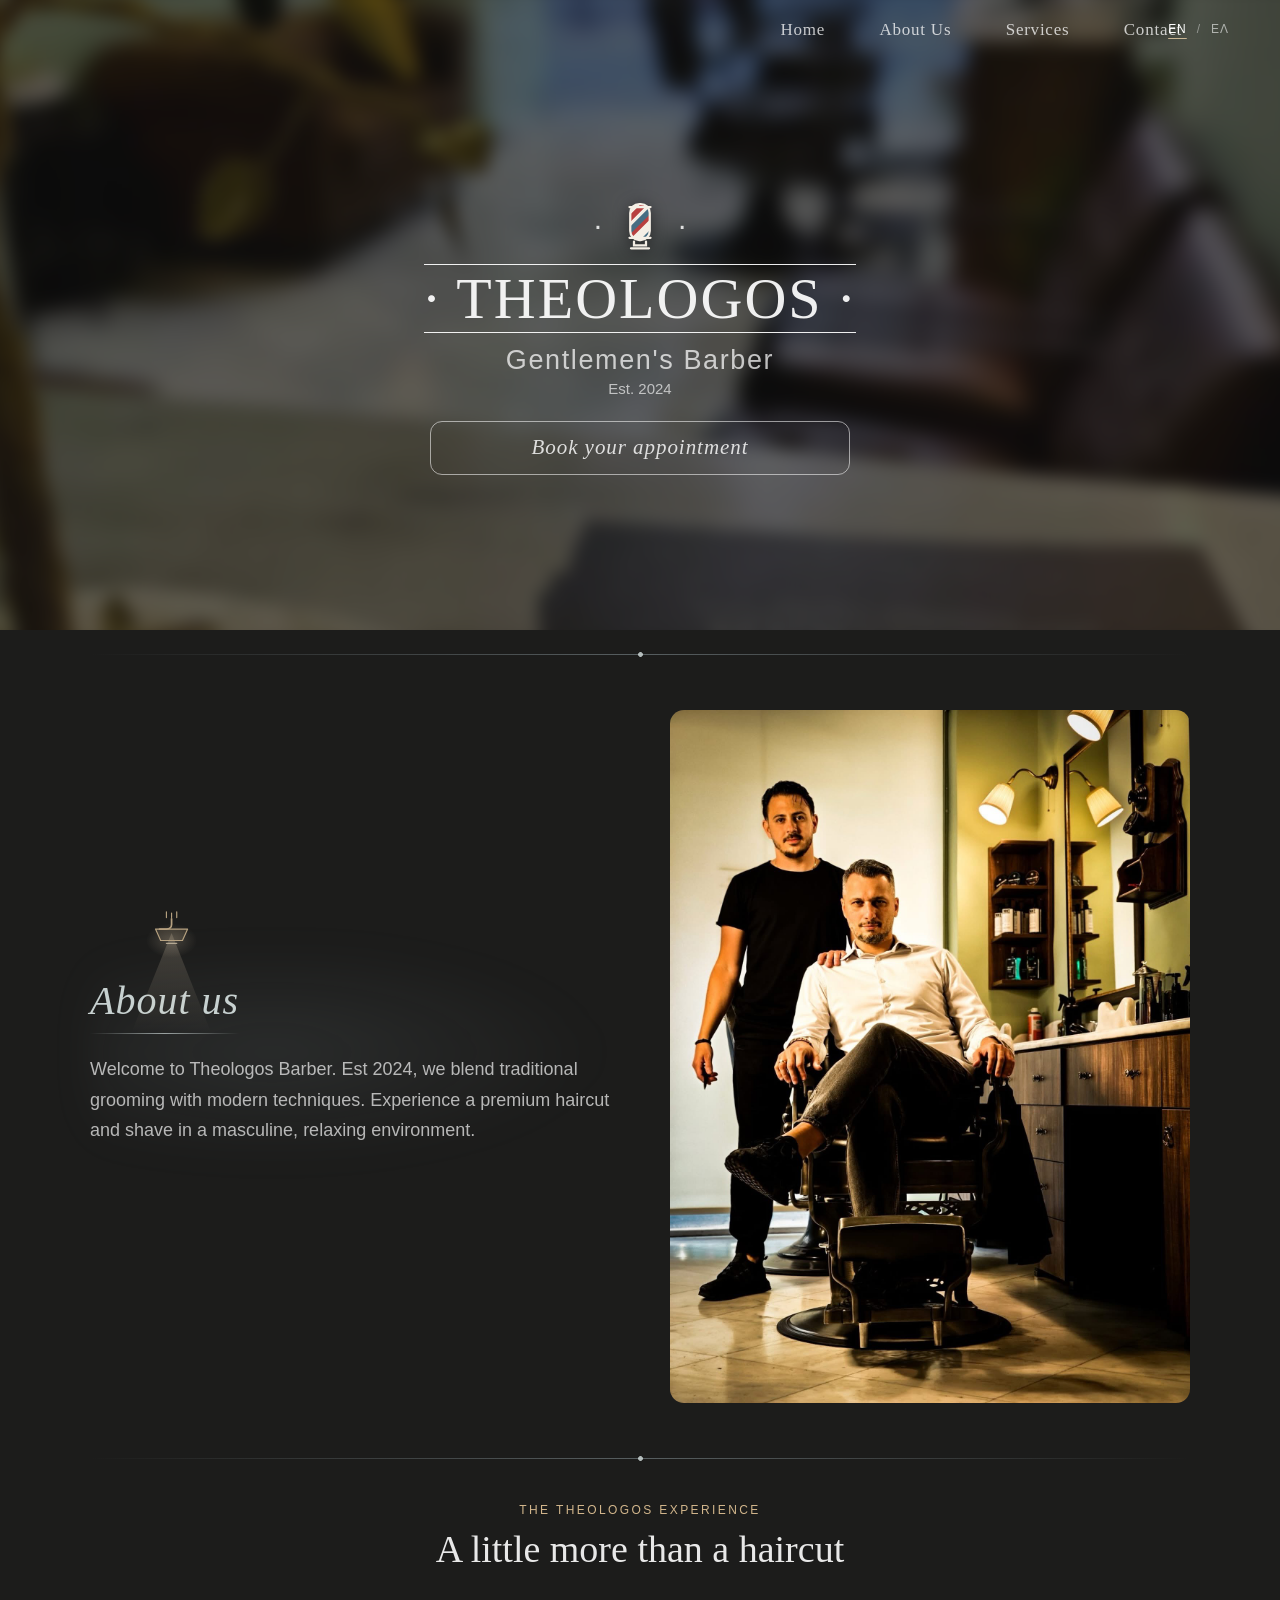
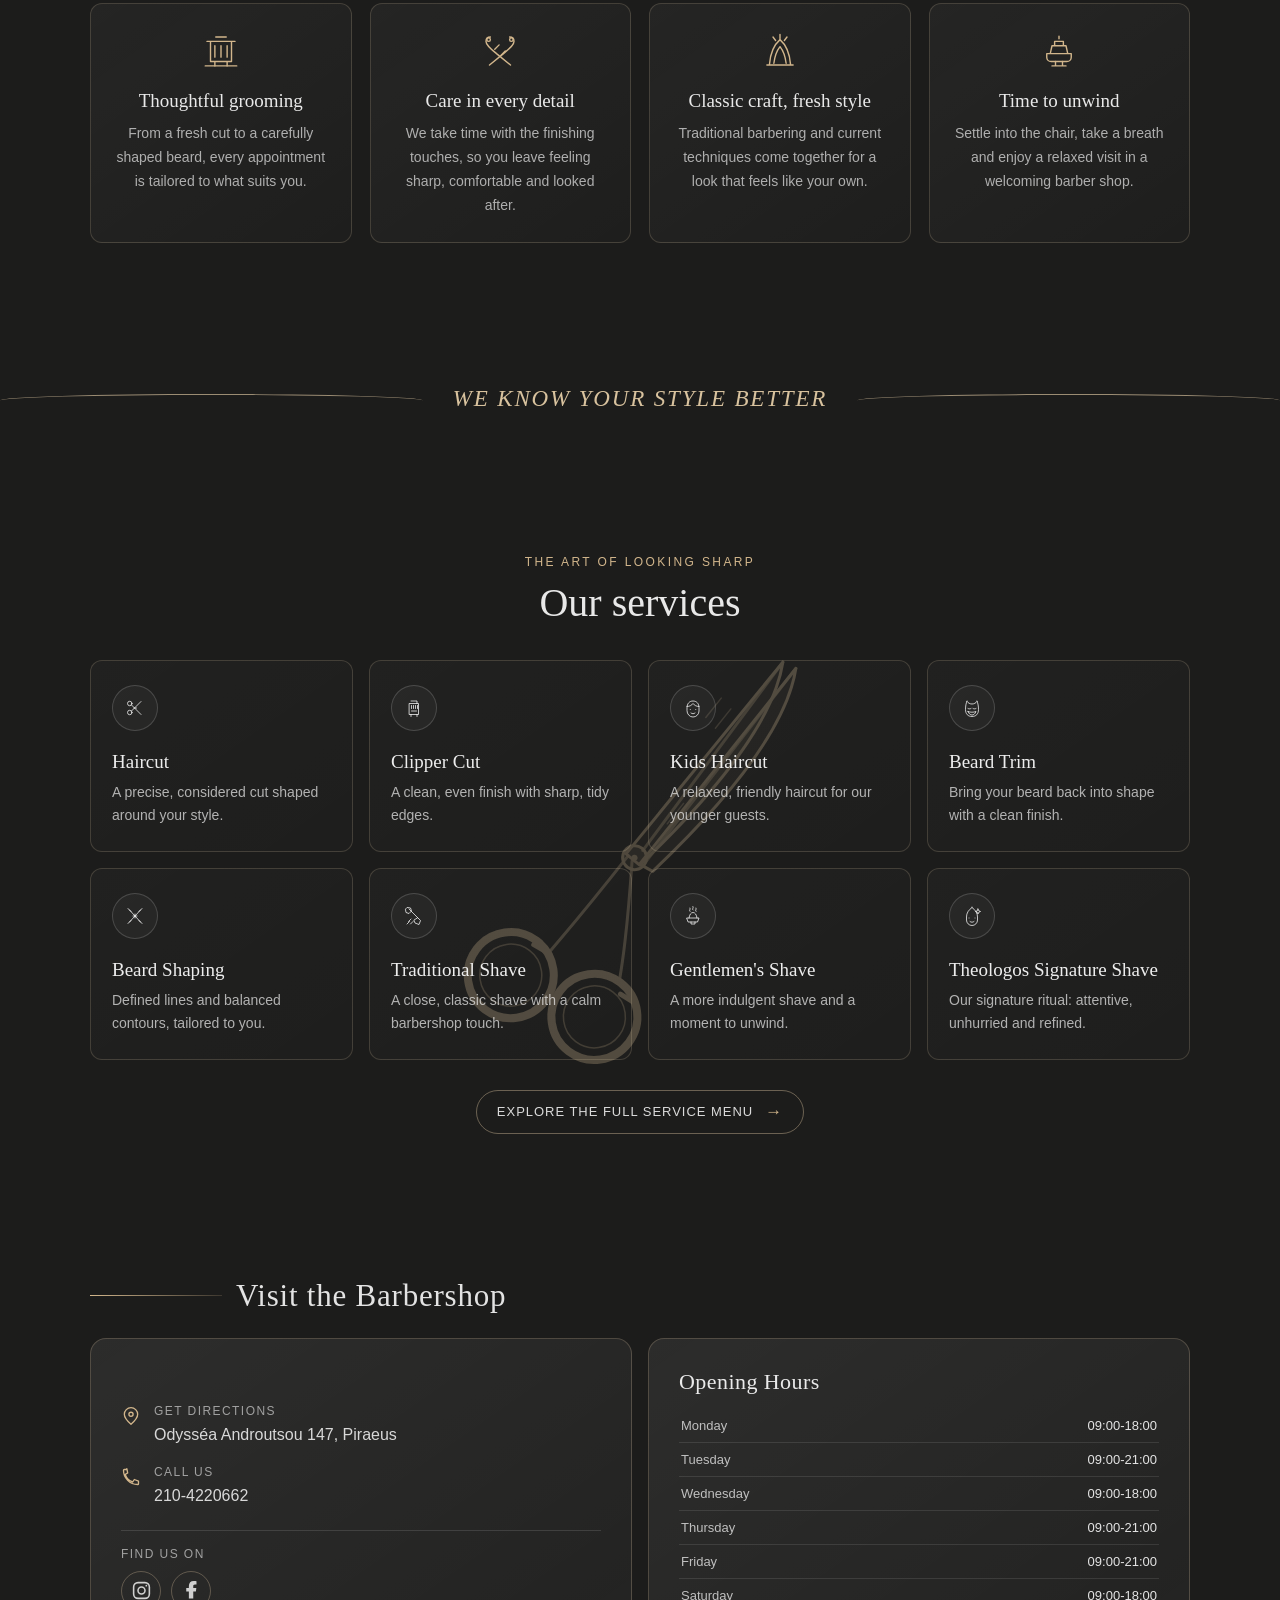
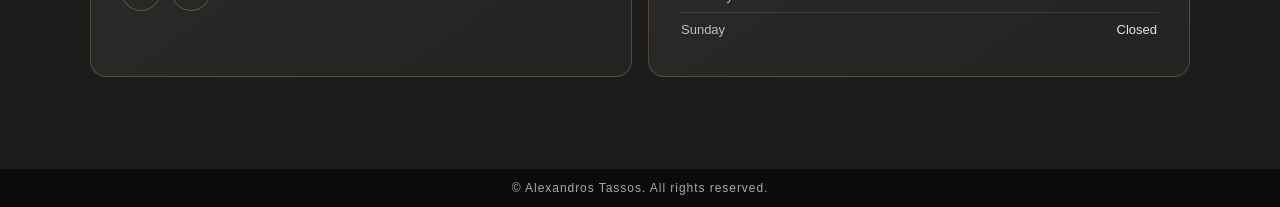
<file: index.html>
<!DOCTYPE html>
<html lang="en">
<head>
  <meta charset="UTF-8" />
  <meta name="viewport" content="width=device-width, initial-scale=1.0" />
  <meta name="description" content="Traditional grooming and modern barbering at Theologos Barber in Piraeus. Book your appointment online." data-i18n-content="home_description" />
  <meta name="theme-color" content="#171717" />
  <link rel="preload" as="image" href="barber.jpg" type="image/jpeg" />
  <link rel="stylesheet" href="style.css" />
  <link rel="stylesheet" href="static/services.css" />
  <script>
    if (sessionStorage.getItem("theologos-page-transition") === "true") {
      sessionStorage.removeItem("theologos-page-transition");
      document.documentElement.classList.add("page-transitioning");
    }
  </script>
  <title data-i18n-title="home_title">Theologos Barber | Piraeus</title>
</head>
<body>
  <header id="header">
    <nav id="menu" aria-label="Main navigation" data-i18n-aria="main_navigation">
      <ul>
        <li><a href="#header" data-i18n="nav_home">Home</a></li>
        <li><a href="#about" data-i18n="nav_about">About Us</a></li>
        <li><a href="#serve" data-i18n="nav_services">Services</a></li>
        <li><a href="#contact" data-i18n="nav_contact">Contact</a></li>
      </ul>
      <div class="language-switch" role="group" aria-label="Language" data-i18n-aria="language">
        <button type="button" data-language="en" aria-pressed="true" aria-label="English" data-i18n-language="english">EN</button>
        <span aria-hidden="true">/</span>
        <button type="button" data-language="el" aria-pressed="false" aria-label="Greek" data-i18n-language="greek">ΕΛ</button>
      </div>
    </nav>

    <div id="head">
      <div class="brand-mark">
        <span aria-hidden="true">∙</span>
        <svg class="barber-icon" viewBox="0 0 64 72" aria-hidden="true">
          <defs>
            <clipPath id="pole-shape">
              <rect x="19" y="8" width="26" height="48" rx="12" />
            </clipPath>
          </defs>
          <rect x="19" y="8" width="26" height="48" rx="12" fill="#f4eee5" />
          <g clip-path="url(#pole-shape)" fill="none" stroke-width="7">
            <path d="M7 18 31 -6M12 34 51 -5M18 51 53 16M34 66 54 46" stroke="#b84040" />
            <path d="M12 50 53 9M27 66 54 39" stroke="#466d83" />
          </g>
          <rect x="19" y="8" width="26" height="48" rx="12" fill="none" stroke="#f4eee5" stroke-width="3" />
          <path d="M18 12h28M18 53h28M24 58v5h16v-5M20 67h24" fill="none" stroke="#f4eee5" stroke-linecap="round" stroke-width="3" />
        </svg>
        <span aria-hidden="true">∙</span>
      </div>
      <h1 id="title">∙ Theologos ∙</h1>
      <p id="sub" data-i18n="brand_subtitle">Gentlemen's Barber</p>
      <p id="est" data-i18n="established">Est. 2024</p>
      <div class="book">
        <a id="book" target="_blank" rel="noopener noreferrer" href="https://theologos.orion-barber.gr/" data-i18n="book_appointment">Book your appointment</a>
      </div>
    </div>
  </header>

  <main>
    <section id="about">
      <div id="info">
        <div class="about-text">
          <div class="about-heading">
            <svg class="about-lamp" viewBox="0 0 150 220" aria-hidden="true" focusable="false">
              <defs>
                <linearGradient id="about-lamp-beam" x1="0" y1="0" x2="0" y2="1">
                  <stop offset="0" stop-color="#e6d5b9" stop-opacity=".24" />
                  <stop offset="1" stop-color="#e6d5b9" stop-opacity="0" />
                </linearGradient>
                <radialGradient id="about-lamp-glow">
                  <stop offset="0" stop-color="#e6d5b9" stop-opacity=".24" />
                  <stop offset="1" stop-color="#e6d5b9" stop-opacity="0" />
                </radialGradient>
              </defs>
              <path d="M76 42 146 218H5L76 42Z" fill="url(#about-lamp-beam)" />
              <ellipse cx="76" cy="55" rx="45" ry="30" fill="url(#about-lamp-glow)" />
              <g fill="none" stroke="#c7b08b" stroke-linecap="round" stroke-linejoin="round">
                <path d="M76 17v10c0 5-4 8-9 8H55" stroke-width="3" />
                <path d="M76 7v8M67 5v10M85 5v10" stroke-width="2" />
                <path d="M48 35h56l-9 20H57l-9-20Z" fill="#c7b08b" fill-opacity=".16" stroke-width="2" />
                <path d="M57 55h38" stroke-width="2" />
                <path d="M67 60h18" stroke="#e6d5b9" stroke-opacity=".75" stroke-width="2" />
              </g>
            </svg>
            <h2 id="title2" data-i18n="about_title">About us</h2>
          </div>
          <p class="about-paragraph" data-i18n="about_copy">
            Welcome to Theologos Barber. Est 2024, we blend traditional grooming with modern techniques.
            Experience a premium haircut and shave in a masculine, relaxing environment.
          </p>
        </div>
        <img src="aboutus.jpeg" id="about-photo" alt="The barber and a client in the shop, with Theologos Barber catalogs in the foreground" data-i18n-alt="about_image_alt" loading="lazy" decoding="async" />
      </div>
    </section>

    <section class="experience" aria-labelledby="experience-title">
      <div class="experience-inner">
        <p class="experience-eyebrow" data-i18n="experience_eyebrow">The Theologos experience</p>
        <h2 id="experience-title" data-i18n="experience_title">A little more than a haircut</h2>
        <div class="experience-grid">
          <article class="experience-card">
            <svg class="experience-icon" viewBox="0 0 48 48" aria-hidden="true">
              <path d="M8 13h32M12 13v23h24V13M17 18v13M24 18v13M31 18v13M17 36v5M31 36v5" />
              <path d="M6 41h36M18 8h12" />
            </svg>
            <h3 data-i18n="experience_grooming_title">Thoughtful grooming</h3>
            <p data-i18n="experience_grooming_copy">From a fresh cut to a carefully shaped beard, every appointment is tailored to what suits you.</p>
          </article>

          <article class="experience-card">
            <svg class="experience-icon" viewBox="0 0 48 48" aria-hidden="true">
              <path d="M13 8c-3 0-5 2-5 5 0 4 5 8 12 14l16 13M35 8c3 0 5 2 5 5 0 4-5 8-12 14L12 40" />
              <circle cx="11" cy="11" r="2" />
              <circle cx="37" cy="11" r="2" />
              <path d="m18 22 5-5M25 29l5-5" />
            </svg>
            <h3 data-i18n="experience_detail_title">Care in every detail</h3>
            <p data-i18n="experience_detail_copy">We take time with the finishing touches, so you leave feeling sharp, comfortable and looked after.</p>
          </article>

          <article class="experience-card">
            <svg class="experience-icon" viewBox="0 0 48 48" aria-hidden="true">
              <path d="M12 39c1-13 4-21 12-28 8 7 11 15 12 28M17 38c1-8 3-14 7-19 4 5 6 11 7 19M9 40h30" />
              <path d="M24 10V5M19 12l-3-4M29 12l3-4" />
            </svg>
            <h3 data-i18n="experience_craft_title">Classic craft, fresh style</h3>
            <p data-i18n="experience_craft_copy">Traditional barbering and current techniques come together for a look that feels like your own.</p>
          </article>

          <article class="experience-card">
            <svg class="experience-icon" viewBox="0 0 48 48" aria-hidden="true">
              <path d="M10 27h28v4a5 5 0 0 1-5 5H15a5 5 0 0 1-5-5zM14 27l2-9h16l2 9M19 18v-5h10v5M24 7v3" />
              <path d="M16 41h16M20 36v5M28 36v5" />
            </svg>
            <h3 data-i18n="experience_unwind_title">Time to unwind</h3>
            <p data-i18n="experience_unwind_copy">Settle into the chair, take a breath and enjoy a relaxed visit in a welcoming barber shop.</p>
          </article>
        </div>
      </div>
    </section>

    <div class="services" aria-hidden="true">
      <p id="services" data-i18n="slogan">We know your style better</p>
    </div>

    <section id="serve" class="service-preview" aria-labelledby="service-preview-title">
      <div class="service-preview-inner">
        <p class="service-eyebrow" data-i18n="service_eyebrow">The art of looking sharp</p>
        <h2 id="service-preview-title" data-i18n="services_title">Our services</h2>
        <div class="service-preview-grid">
          <svg class="service-preview-scissors" viewBox="0 0 440 420" aria-hidden="true" focusable="false">
            <g fill="none" stroke="currentColor" stroke-linecap="round" stroke-linejoin="round">
              <path d="M207 202 389 34q-23 76-170 181Z" fill="currentColor" fill-opacity=".12" />
              <path d="M219 214 401 42q-23 76-170 181Z" fill="currentColor" fill-opacity=".12" />
              <path d="M224 201 389 34M225 213 401 42" stroke-opacity=".72" />
              <path d="M209 204c-26 25-57 54-91 84M212 210c-8 38-17 79-29 116" stroke-opacity=".8" />
              <circle cx="76" cy="306" r="43" stroke-width="8" />
              <circle cx="76" cy="306" r="31" stroke-width="1.5" stroke-opacity=".7" />
              <circle cx="153" cy="359" r="43" stroke-width="8" />
              <circle cx="153" cy="359" r="31" stroke-width="1.5" stroke-opacity=".7" />
              <path d="m103 279 13 10m66 51 12 10" stroke-width="5" />
              <circle cx="215" cy="207" r="12" fill="currentColor" fill-opacity=".2" stroke-width="3" />
              <circle cx="215" cy="207" r="3" fill="currentColor" stroke="none" />
              <path d="m245 166 19-18m-12 30 19-18m34-82 18-17m-10 29 18-17" stroke-width="1.4" stroke-opacity=".6" />
            </g>
          </svg>
          <article class="service-preview-card">
            <svg viewBox="0 0 48 48" aria-hidden="true"><circle cx="13.5" cy="15" r="4.5" /><circle cx="13.5" cy="33" r="4.5" /><path d="m17 18 19 19M17 30l19-19M22 24h5" /></svg>
            <h3 data-i18n="service_haircut">Haircut</h3>
            <p data-i18n="service_haircut_copy">A precise, considered cut shaped around your style.</p>
          </article>
          <article class="service-preview-card">
            <svg viewBox="0 0 48 48" aria-hidden="true"><path d="M15 15h18v22H15zM18 10h12v5M18 37v4M30 37v4M19 19v6M23 19v6M27 19v6M31 19v6" /><path d="M19 30h10" /></svg>
            <h3 data-i18n="service_clipper">Clipper Cut</h3>
            <p data-i18n="service_clipper_copy">A clean, even finish with sharp, tidy edges.</p>
          </article>
          <article class="service-preview-card">
            <svg viewBox="0 0 48 48" aria-hidden="true"><path d="M12 23c0-8 5-13 12-13s12 5 12 13v7a12 12 0 0 1-24 0zM12 21c5 0 9-2 12-6 3 4 7 6 12 6" /><path d="M18.5 27h.1M29.5 27h.1M20 34c2.5 2 5.5 2 8 0" /></svg>
            <h3 data-i18n="service_kids">Kids Haircut</h3>
            <p data-i18n="service_kids_copy">A relaxed, friendly haircut for our younger guests.</p>
          </article>
          <article class="service-preview-card">
            <svg viewBox="0 0 48 48" aria-hidden="true"><path d="M14 10c-2 5-3 10-3 17 0 9 5 14 13 14s13-5 13-14c0-7-1-12-3-17" /><path d="M14 11c2 3 6 5 10 5s8-2 10-5M16 25c2 1 4 1 6 0M26 25c2 1 4 1 6 0M16 31c2 5 5 7 8 7s6-2 8-7c-5 2-11 2-16 0z" /></svg>
            <h3 data-i18n="service_beard_trim">Beard Trim</h3>
            <p data-i18n="service_beard_trim_copy">Bring your beard back into shape with a clean finish.</p>
          </article>
          <article class="service-preview-card">
            <svg viewBox="0 0 48 48" aria-hidden="true"><path d="m13 12 22 24M35 12 13 36M10 9l6 6M32 33l6 6M38 9l-6 6M16 33l-6 6" /><path d="M20 24h8M24 20v8" /></svg>
            <h3 data-i18n="service_beard_shape">Beard Shaping</h3>
            <p data-i18n="service_beard_shape_copy">Defined lines and balanced contours, tailored to you.</p>
          </article>
          <article class="service-preview-card">
            <svg viewBox="0 0 48 48" aria-hidden="true"><path d="m14 10 18 18M11 7l6 1 2 6-5 5-6-2-1-6zM32 28l5 5-3 8-8-3-2-5zM13 35l5-5M10 40l5-5M17 40l5-5" /></svg>
            <h3 data-i18n="service_traditional_shave">Traditional Shave</h3>
            <p data-i18n="service_traditional_shave_copy">A close, classic shave with a calm barbershop touch.</p>
          </article>
          <article class="service-preview-card">
            <svg viewBox="0 0 48 48" aria-hidden="true"><path d="M12 28h24l-3 8H15zM16 28c1-7 4-11 8-11s7 4 8 11M20 36v4h8v-4" /><path d="M24 12c-3-2 2-4 0-7M18 15c-3-2 2-4 0-7M30 15c-3-2 2-4 0-7" /></svg>
            <h3 data-i18n="service_gentlemen_shave">Gentlemen's Shave</h3>
            <p data-i18n="service_gentlemen_shave_copy">A more indulgent shave and a moment to unwind.</p>
          </article>
          <article class="service-preview-card">
            <svg viewBox="0 0 48 48" aria-hidden="true"><path d="M24 7c7 5 11 11 11 19v6a11 11 0 0 1-22 0v-6c0-8 4-14 11-19zM18 28h.1M30 28h.1M20 35c2.5 2 5.5 2 8 0" /><path d="m36 10 1.5 3.5L41 15l-3.5 1.5L36 20l-1.5-3.5L31 15l3.5-1.5z" /></svg>
            <h3 data-i18n="service_signature_shave">Theologos Signature Shave</h3>
            <p data-i18n="service_signature_shave_copy">Our signature ritual: attentive, unhurried and refined.</p>
          </article>
        </div>
        <a class="service-menu-button" href="templates/services.html"><span data-i18n="full_menu">Explore the full service menu</span><span aria-hidden="true">→</span></a>
      </div>
    </section>

    <section id="contact">
      <div class="contact">
        <h2 id="title4" data-i18n="contact_title">Contact us</h2>
        <div class="contact-grid">
          <div class="contact-card contact-details">
            <a class="contact-action" id="odo" target="_blank" rel="noopener noreferrer" href="https://www.google.com/maps/dir//%CE%9F%CE%B4%CF%85%CF%83%CF%83%CE%AD%CE%B1+%CE%91%CE%BD%CE%B4%CF%81%CE%BF%CF%8D%CF%84%CF%83%CE%BF%CF%85+147,+%CE%A0%CE%B5%CE%B9%CF%81%CE%B1%CE%B9%CE%AC%CF%82+185+35/data=!4m6!4m5!1m1!4e2!1m2!1m1!1s0x14a1bbe8b6d1e84f:0x89a2f383a4189109?sa=X&amp;ved=1t:707&amp;ictx=111">
              <svg viewBox="0 0 24 24" aria-hidden="true"><path d="M20 10c0 5-8 12-8 12S4 15 4 10a8 8 0 1 1 16 0Z" /><circle cx="12" cy="10" r="2.5" /></svg>
              <span><span class="contact-action-label" data-i18n="directions">Get directions</span><span class="contact-action-value" data-i18n="address">Odysséa Androutsou 147, Piraeus</span></span>
            </a>
            <a class="contact-action" id="til" href="tel:+302104220662">
              <svg viewBox="0 0 24 24" aria-hidden="true"><path d="M7 3H4a1 1 0 0 0-1 1c0 9.4 7.6 17 17 17a1 1 0 0 0 1-1v-3l-5-2-2 3a15 15 0 0 1-9-9l3-2-1-5Z" /></svg>
              <span><span class="contact-action-label" data-i18n="call_us">Call us</span><span class="contact-action-value">210-4220662</span></span>
            </a>
            <div class="contact-social">
              <p id="find" data-i18n="find_us">Find us on</p>
              <div id="social">
                <a class="social-link" aria-label="Instagram" data-i18n-aria="instagram" target="_blank" rel="noopener noreferrer" href="https://www.instagram.com/theologos_gentlemens_barber/">
                  <svg viewBox="0 0 24 24" aria-hidden="true"><rect x="3" y="3" width="18" height="18" rx="5" /><circle cx="12" cy="12" r="4" /><circle class="icon-dot" cx="17.5" cy="6.5" r="1" /></svg>
                </a>
                <a class="social-link" aria-label="Facebook" data-i18n-aria="facebook" target="_blank" rel="noopener noreferrer" href="https://www.facebook.com/p/Theologos-Gentlemens-Barber-61559398293478/">
                  <svg viewBox="0 0 24 24" aria-hidden="true"><path d="M14 21v-8h3l.5-4H14V7c0-1.2.4-2 2-2h1.7V1.4C17 1.2 16 1 14.5 1 11 1 9 3.1 9 6.8V9H6v4h3v8z" /></svg>
                </a>
              </div>
            </div>
          </div>
          <div class="contact-card contact-hours">
            <h3 id="time" data-i18n="opening_hours">Opening Hours</h3>
            <ul id="clock">
              <li><span data-i18n="monday">Monday</span><span>09:00-18:00</span></li>
              <li><span data-i18n="tuesday">Tuesday</span><span>09:00-21:00</span></li>
              <li><span data-i18n="wednesday">Wednesday</span><span>09:00-18:00</span></li>
              <li><span data-i18n="thursday">Thursday</span><span>09:00-21:00</span></li>
              <li><span data-i18n="friday">Friday</span><span>09:00-21:00</span></li>
              <li><span data-i18n="saturday">Saturday</span><span>09:00-18:00</span></li>
              <li><span data-i18n="sunday">Sunday</span><span data-i18n="closed">Closed</span></li>
            </ul>
          </div>
        </div>
      </div>
    </section>
  </main>

  <footer class="rights">
    <p id="name" data-i18n="copyright">© Alexandros Tassos. All rights reserved.</p>
  </footer>

  <script src="script.js"></script>
</body>
</html>
</file>
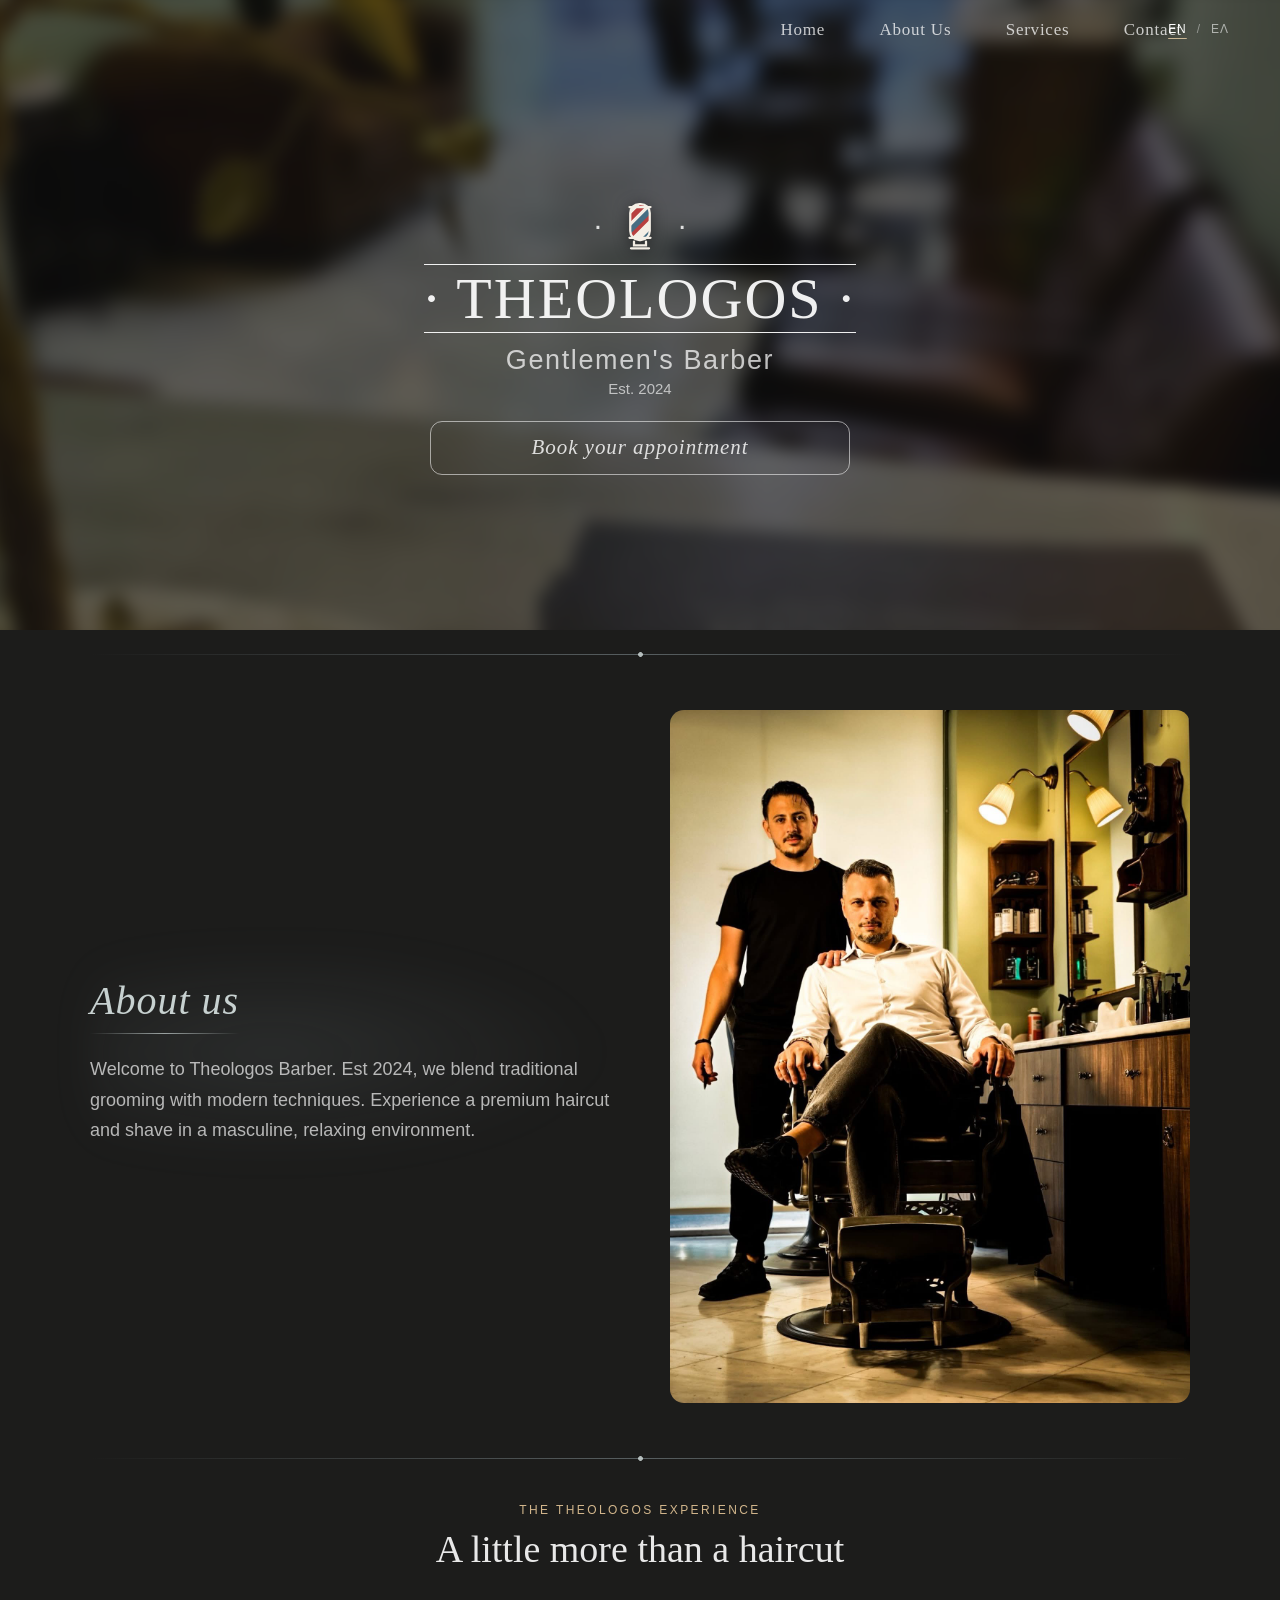
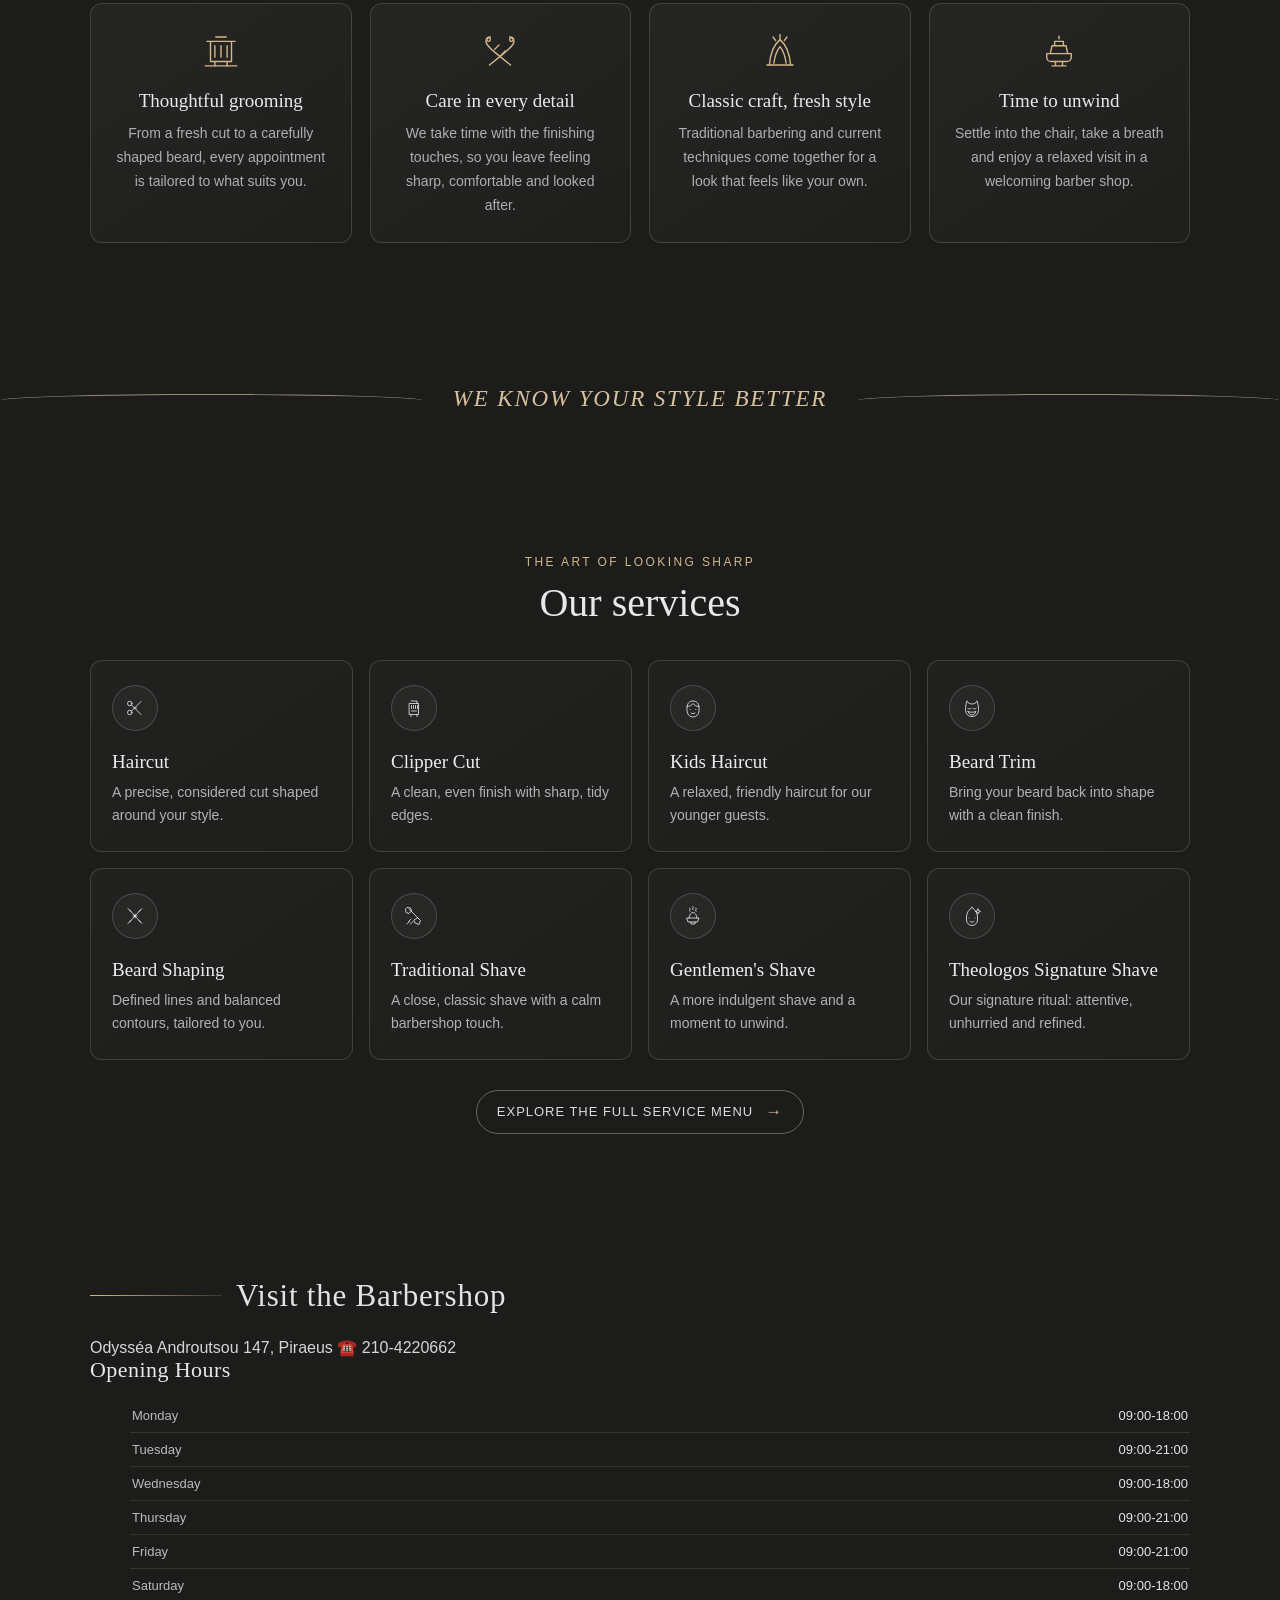
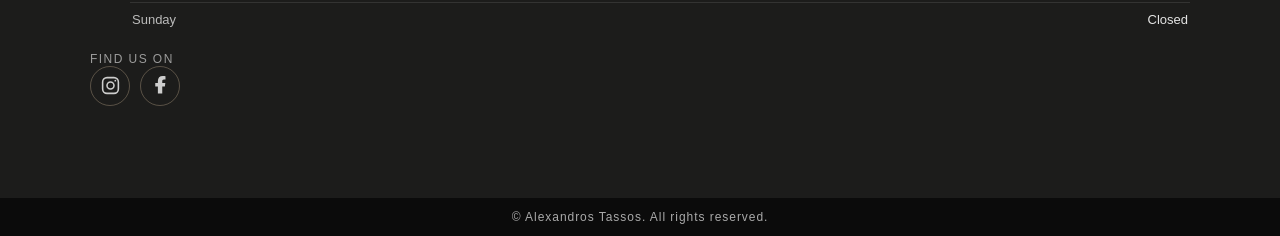
<file: barber.html>
<!DOCTYPE html>
<html lang="en">
<head>
  <meta charset="UTF-8" />
  <meta name="viewport" content="width=device-width, initial-scale=1.0" />
  <meta name="description" content="Traditional grooming and modern barbering at Theologos Barber in Piraeus. Book your appointment online." data-i18n-content="home_description" />
  <meta name="theme-color" content="#171717" />
  <link rel="preload" as="image" href="barber.jpg" type="image/jpeg" />
  <link rel="stylesheet" href="style.css" />
  <link rel="stylesheet" href="static/services.css" />
  <title data-i18n-title="home_title">Theologos Barber | Piraeus</title>
</head>
<body>
  <header id="header">
    <nav id="menu" aria-label="Main navigation" data-i18n-aria="main_navigation">
      <ul>
        <li><a href="#header" data-i18n="nav_home">Home</a></li>
        <li><a href="#about" data-i18n="nav_about">About Us</a></li>
        <li><a href="#serve" data-i18n="nav_services">Services</a></li>
        <li><a href="#contact" data-i18n="nav_contact">Contact</a></li>
      </ul>
      <div class="language-switch" role="group" aria-label="Language" data-i18n-aria="language">
        <button type="button" data-language="en" aria-pressed="true" aria-label="English" data-i18n-language="english">EN</button>
        <span aria-hidden="true">/</span>
        <button type="button" data-language="el" aria-pressed="false" aria-label="Greek" data-i18n-language="greek">ΕΛ</button>
      </div>
    </nav>

    <div id="head">
      <div class="brand-mark">
        <span aria-hidden="true">∙</span>
        <svg class="barber-icon" viewBox="0 0 64 72" aria-hidden="true">
          <defs>
            <clipPath id="pole-shape">
              <rect x="19" y="8" width="26" height="48" rx="12" />
            </clipPath>
          </defs>
          <rect x="19" y="8" width="26" height="48" rx="12" fill="#f4eee5" />
          <g clip-path="url(#pole-shape)" fill="none" stroke-width="7">
            <path d="M7 18 31 -6M12 34 51 -5M18 51 53 16M34 66 54 46" stroke="#b84040" />
            <path d="M12 50 53 9M27 66 54 39" stroke="#466d83" />
          </g>
          <rect x="19" y="8" width="26" height="48" rx="12" fill="none" stroke="#f4eee5" stroke-width="3" />
          <path d="M18 12h28M18 53h28M24 58v5h16v-5M20 67h24" fill="none" stroke="#f4eee5" stroke-linecap="round" stroke-width="3" />
        </svg>
        <span aria-hidden="true">∙</span>
      </div>
      <h1 id="title">∙ Theologos ∙</h1>
      <p id="sub" data-i18n="brand_subtitle">Gentlemen's Barber</p>
      <p id="est" data-i18n="established">Est. 2024</p>
      <div class="book">
        <a id="book" target="_blank" rel="noopener noreferrer" href="https://theologos.orion-barber.gr/" data-i18n="book_appointment">Book your appointment</a>
      </div>
    </div>
  </header>

  <main>
    <section id="about">
      <div id="info">
        <div class="about-text">
          <h2 id="title2" data-i18n="about_title">About us</h2>
          <p class="about-paragraph" data-i18n="about_copy">
            Welcome to Theologos Barber. Est 2024, we blend traditional grooming with modern techniques.
            Experience a premium haircut and shave in a masculine, relaxing environment.
          </p>
        </div>
        <img src="aboutus.jpeg" id="about-photo" alt="The barber and a client in the shop, with Theologos Barber catalogs in the foreground" data-i18n-alt="about_image_alt" loading="lazy" decoding="async" />
      </div>
    </section>

    <section class="experience" aria-labelledby="experience-title">
      <div class="experience-inner">
        <p class="experience-eyebrow" data-i18n="experience_eyebrow">The Theologos experience</p>
        <h2 id="experience-title" data-i18n="experience_title">A little more than a haircut</h2>
        <div class="experience-grid">
          <article class="experience-card">
            <svg class="experience-icon" viewBox="0 0 48 48" aria-hidden="true">
              <path d="M8 13h32M12 13v23h24V13M17 18v13M24 18v13M31 18v13M17 36v5M31 36v5" />
              <path d="M6 41h36M18 8h12" />
            </svg>
            <h3 data-i18n="experience_grooming_title">Thoughtful grooming</h3>
            <p data-i18n="experience_grooming_copy">From a fresh cut to a carefully shaped beard, every appointment is tailored to what suits you.</p>
          </article>

          <article class="experience-card">
            <svg class="experience-icon" viewBox="0 0 48 48" aria-hidden="true">
              <path d="M13 8c-3 0-5 2-5 5 0 4 5 8 12 14l16 13M35 8c3 0 5 2 5 5 0 4-5 8-12 14L12 40" />
              <circle cx="11" cy="11" r="2" />
              <circle cx="37" cy="11" r="2" />
              <path d="m18 22 5-5M25 29l5-5" />
            </svg>
            <h3 data-i18n="experience_detail_title">Care in every detail</h3>
            <p data-i18n="experience_detail_copy">We take time with the finishing touches, so you leave feeling sharp, comfortable and looked after.</p>
          </article>

          <article class="experience-card">
            <svg class="experience-icon" viewBox="0 0 48 48" aria-hidden="true">
              <path d="M12 39c1-13 4-21 12-28 8 7 11 15 12 28M17 38c1-8 3-14 7-19 4 5 6 11 7 19M9 40h30" />
              <path d="M24 10V5M19 12l-3-4M29 12l3-4" />
            </svg>
            <h3 data-i18n="experience_craft_title">Classic craft, fresh style</h3>
            <p data-i18n="experience_craft_copy">Traditional barbering and current techniques come together for a look that feels like your own.</p>
          </article>

          <article class="experience-card">
            <svg class="experience-icon" viewBox="0 0 48 48" aria-hidden="true">
              <path d="M10 27h28v4a5 5 0 0 1-5 5H15a5 5 0 0 1-5-5zM14 27l2-9h16l2 9M19 18v-5h10v5M24 7v3" />
              <path d="M16 41h16M20 36v5M28 36v5" />
            </svg>
            <h3 data-i18n="experience_unwind_title">Time to unwind</h3>
            <p data-i18n="experience_unwind_copy">Settle into the chair, take a breath and enjoy a relaxed visit in a welcoming barber shop.</p>
          </article>
        </div>
      </div>
    </section>

    <div class="services" aria-hidden="true">
      <p id="services" data-i18n="slogan">We know your style better</p>
    </div>

    <section id="serve" class="service-preview" aria-labelledby="service-preview-title">
      <div class="service-preview-inner">
        <p class="service-eyebrow" data-i18n="service_eyebrow">The art of looking sharp</p>
        <h2 id="service-preview-title" data-i18n="services_title">Our services</h2>
        <div class="service-preview-grid">
          <article class="service-preview-card">
            <svg viewBox="0 0 48 48" aria-hidden="true"><circle cx="13.5" cy="15" r="4.5" /><circle cx="13.5" cy="33" r="4.5" /><path d="m17 18 19 19M17 30l19-19M22 24h5" /></svg>
            <h3 data-i18n="service_haircut">Haircut</h3>
            <p data-i18n="service_haircut_copy">A precise, considered cut shaped around your style.</p>
          </article>
          <article class="service-preview-card">
            <svg viewBox="0 0 48 48" aria-hidden="true"><path d="M15 15h18v22H15zM18 10h12v5M18 37v4M30 37v4M19 19v6M23 19v6M27 19v6M31 19v6" /><path d="M19 30h10" /></svg>
            <h3 data-i18n="service_clipper">Clipper Cut</h3>
            <p data-i18n="service_clipper_copy">A clean, even finish with sharp, tidy edges.</p>
          </article>
          <article class="service-preview-card">
            <svg viewBox="0 0 48 48" aria-hidden="true"><path d="M12 23c0-8 5-13 12-13s12 5 12 13v7a12 12 0 0 1-24 0zM12 21c5 0 9-2 12-6 3 4 7 6 12 6" /><path d="M18.5 27h.1M29.5 27h.1M20 34c2.5 2 5.5 2 8 0" /></svg>
            <h3 data-i18n="service_kids">Kids Haircut</h3>
            <p data-i18n="service_kids_copy">A relaxed, friendly haircut for our younger guests.</p>
          </article>
          <article class="service-preview-card">
            <svg viewBox="0 0 48 48" aria-hidden="true"><path d="M14 10c-2 5-3 10-3 17 0 9 5 14 13 14s13-5 13-14c0-7-1-12-3-17" /><path d="M14 11c2 3 6 5 10 5s8-2 10-5M16 25c2 1 4 1 6 0M26 25c2 1 4 1 6 0M16 31c2 5 5 7 8 7s6-2 8-7c-5 2-11 2-16 0z" /></svg>
            <h3 data-i18n="service_beard_trim">Beard Trim</h3>
            <p data-i18n="service_beard_trim_copy">Bring your beard back into shape with a clean finish.</p>
          </article>
          <article class="service-preview-card">
            <svg viewBox="0 0 48 48" aria-hidden="true"><path d="m13 12 22 24M35 12 13 36M10 9l6 6M32 33l6 6M38 9l-6 6M16 33l-6 6" /><path d="M20 24h8M24 20v8" /></svg>
            <h3 data-i18n="service_beard_shape">Beard Shaping</h3>
            <p data-i18n="service_beard_shape_copy">Defined lines and balanced contours, tailored to you.</p>
          </article>
          <article class="service-preview-card">
            <svg viewBox="0 0 48 48" aria-hidden="true"><path d="m14 10 18 18M11 7l6 1 2 6-5 5-6-2-1-6zM32 28l5 5-3 8-8-3-2-5zM13 35l5-5M10 40l5-5M17 40l5-5" /></svg>
            <h3 data-i18n="service_traditional_shave">Traditional Shave</h3>
            <p data-i18n="service_traditional_shave_copy">A close, classic shave with a calm barbershop touch.</p>
          </article>
          <article class="service-preview-card">
            <svg viewBox="0 0 48 48" aria-hidden="true"><path d="M12 28h24l-3 8H15zM16 28c1-7 4-11 8-11s7 4 8 11M20 36v4h8v-4" /><path d="M24 12c-3-2 2-4 0-7M18 15c-3-2 2-4 0-7M30 15c-3-2 2-4 0-7" /></svg>
            <h3 data-i18n="service_gentlemen_shave">Gentlemen's Shave</h3>
            <p data-i18n="service_gentlemen_shave_copy">A more indulgent shave and a moment to unwind.</p>
          </article>
          <article class="service-preview-card">
            <svg viewBox="0 0 48 48" aria-hidden="true"><path d="M24 7c7 5 11 11 11 19v6a11 11 0 0 1-22 0v-6c0-8 4-14 11-19zM18 28h.1M30 28h.1M20 35c2.5 2 5.5 2 8 0" /><path d="m36 10 1.5 3.5L41 15l-3.5 1.5L36 20l-1.5-3.5L31 15l3.5-1.5z" /></svg>
            <h3 data-i18n="service_signature_shave">Theologos Signature Shave</h3>
            <p data-i18n="service_signature_shave_copy">Our signature ritual: attentive, unhurried and refined.</p>
          </article>
        </div>
        <a class="service-menu-button" href="templates/services.html"><span data-i18n="full_menu">Explore the full service menu</span><span aria-hidden="true">→</span></a>
      </div>
    </section>

    <section id="contact">
      <div class="contact">
        <h2 id="title4" data-i18n="contact_title">Contact us</h2>
        <div id="info2">
          <a id="odo" target="_blank" rel="noopener noreferrer" href="https://www.google.com/maps/dir//%CE%9F%CE%B4%CF%85%CF%83%CF%83%CE%AD%CE%B1+%CE%91%CE%BD%CE%B4%CF%81%CE%BF%CF%8D%CF%84%CF%83%CE%BF%CF%85+147,+%CE%A0%CE%B5%CE%B9%CF%81%CE%B1%CE%B9%CE%AC%CF%82+185+35/data=!4m6!4m5!1m1!4e2!1m2!1m1!1s0x14a1bbe8b6d1e84f:0x89a2f383a4189109?sa=X&amp;ved=1t:707&amp;ictx=111" data-i18n="address">📍 Odysséa Androutsou 147, Piraeus</a>
          <a id="til" href="tel:+302104220662">☎️ 210-4220662</a>
          <div id="clock">
            <h3 id="time" data-i18n="opening_hours">Opening Hours</h3>
            <ul>
              <li><span data-i18n="monday">Monday</span><span>09:00-18:00</span></li>
              <li><span data-i18n="tuesday">Tuesday</span><span>09:00-21:00</span></li>
              <li><span data-i18n="wednesday">Wednesday</span><span>09:00-18:00</span></li>
              <li><span data-i18n="thursday">Thursday</span><span>09:00-21:00</span></li>
              <li><span data-i18n="friday">Friday</span><span>09:00-21:00</span></li>
              <li><span data-i18n="saturday">Saturday</span><span>09:00-18:00</span></li>
              <li><span data-i18n="sunday">Sunday</span><span data-i18n="closed">Closed</span></li>
            </ul>
          </div>
          <p id="find" data-i18n="find_us">Or find us</p>
          <div id="social">
            <a class="social-link" aria-label="Instagram" data-i18n-aria="instagram" target="_blank" rel="noopener noreferrer" href="https://www.instagram.com/theologos_gentlemens_barber/">
              <svg viewBox="0 0 24 24" aria-hidden="true"><rect x="3" y="3" width="18" height="18" rx="5" /><circle cx="12" cy="12" r="4" /><circle class="icon-dot" cx="17.5" cy="6.5" r="1" /></svg>
            </a>
            <a class="social-link" aria-label="Facebook" data-i18n-aria="facebook" target="_blank" rel="noopener noreferrer" href="https://www.facebook.com/p/Theologos-Gentlemens-Barber-61559398293478/">
              <svg viewBox="0 0 24 24" aria-hidden="true"><path d="M14 21v-8h3l.5-4H14V7c0-1.2.4-2 2-2h1.7V1.4C17 1.2 16 1 14.5 1 11 1 9 3.1 9 6.8V9H6v4h3v8z" /></svg>
            </a>
          </div>
        </div>
      </div>
    </section>
  </main>

  <footer class="rights">
    <p id="name" data-i18n="copyright">© Alexandros Tassos. All rights reserved.</p>
  </footer>

  <script src="script.js"></script>
</body>
</html>
</file>
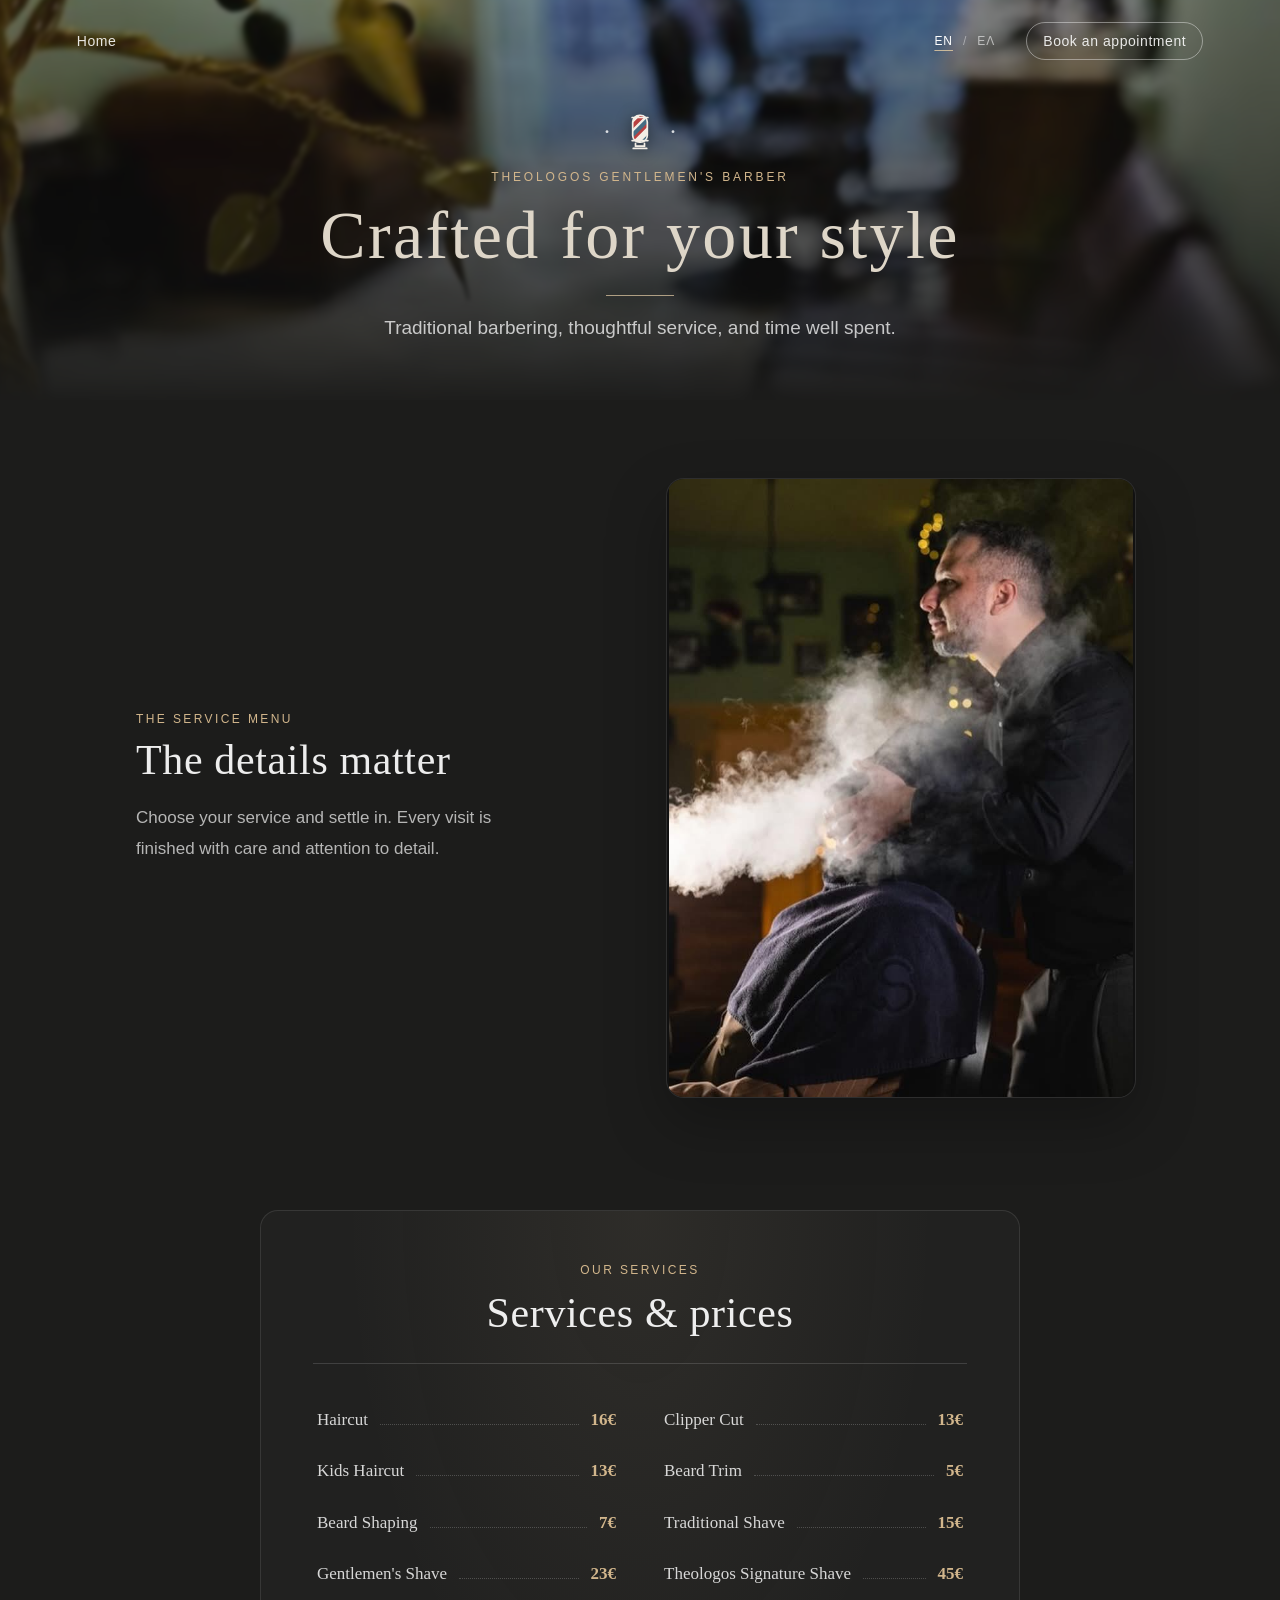
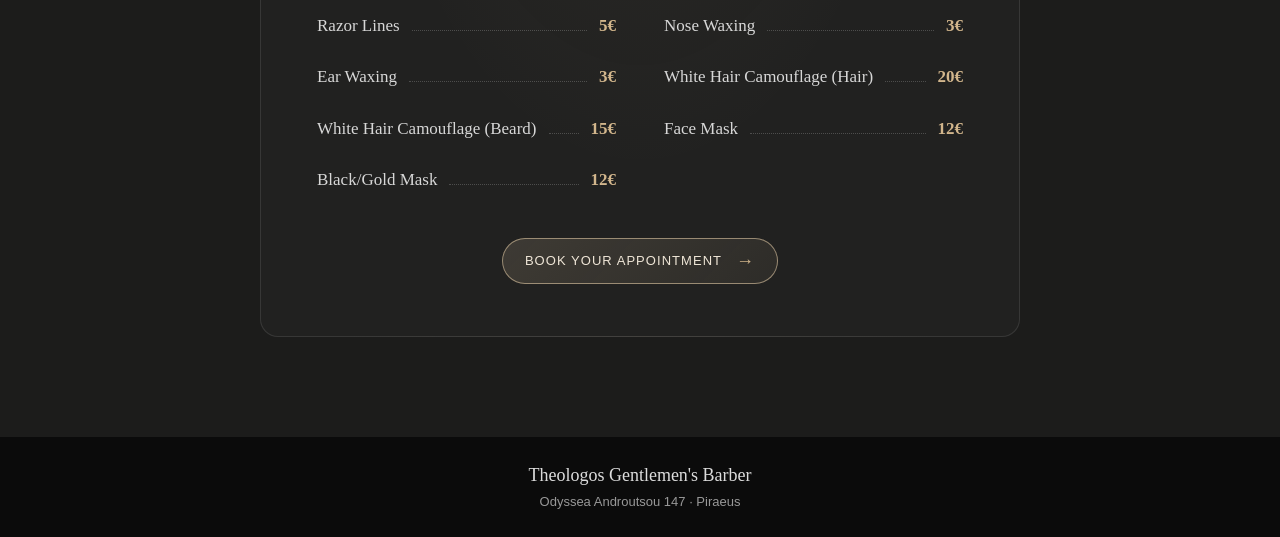
<file: templates/services.html>
<!DOCTYPE html>
<html lang="en">
<head>
  <meta charset="UTF-8" />
  <meta name="viewport" content="width=device-width, initial-scale=1.0" />
  <meta name="description" content="Explore the haircut, beard, and shaving services at Theologos Gentlemen's Barber in Piraeus." data-i18n-content="page_description" />
  <meta name="theme-color" content="#171717" />
  <link rel="preload" as="image" href="../offer.jpeg" type="image/jpeg" />
  <link rel="stylesheet" href="../style.css" />
  <link rel="stylesheet" href="../static/services.css" />
  <script>
    if (sessionStorage.getItem("theologos-page-transition") === "true") {
      sessionStorage.removeItem("theologos-page-transition");
      document.documentElement.classList.add("page-transitioning");
    }
  </script>
  <title data-i18n-title="menu_title">Services &amp; Prices | Theologos Barber</title>
</head>
<body class="service-menu-page">
  <header class="service-menu-header">
    <nav class="service-menu-nav" aria-label="Main navigation" data-i18n-aria="main_navigation">
      <a class="service-back-link" href="../index.html" data-i18n="nav_home">← Home</a>
      <div class="service-nav-actions">
        <div class="language-switch" role="group" aria-label="Language" data-i18n-aria="language">
          <button type="button" data-language="en" aria-pressed="true" aria-label="English" data-i18n-language="english">EN</button>
          <span aria-hidden="true">/</span>
          <button type="button" data-language="el" aria-pressed="false" aria-label="Greek" data-i18n-language="greek">ΕΛ</button>
        </div>
        <a class="service-nav-book" target="_blank" rel="noopener noreferrer" href="https://theologos.orion-barber.gr/" data-i18n="book_short">Book an appointment</a>
      </div>
    </nav>
    <div class="service-menu-hero">
      <div class="service-menu-brand">
        <span aria-hidden="true">∙</span>
        <svg viewBox="0 0 64 72" aria-hidden="true">
          <defs>
            <clipPath id="service-pole-shape">
              <rect x="19" y="8" width="26" height="48" rx="12" />
            </clipPath>
          </defs>
          <rect x="19" y="8" width="26" height="48" rx="12" fill="#f4eee5" />
          <g clip-path="url(#service-pole-shape)" fill="none" stroke-width="7">
            <path d="M7 18 31-6M12 34 51-5M18 51 53 16M34 66 54 46" stroke="#b84040" />
            <path d="M12 50 53 9M27 66 54 39" stroke="#466d83" />
          </g>
          <rect x="19" y="8" width="26" height="48" rx="12" fill="none" stroke="#f4eee5" stroke-width="3" />
          <path d="M18 12h28M18 53h28M24 58v5h16v-5M20 67h24" fill="none" stroke="#f4eee5" stroke-linecap="round" stroke-width="3" />
        </svg>
        <span aria-hidden="true">∙</span>
      </div>
      <p class="service-eyebrow" data-i18n="brand_name">Theologos Gentlemen's Barber</p>
      <h1 data-i18n="menu_hero_title">Crafted for your style</h1>
      <p data-i18n="menu_hero_copy">Traditional barbering, thoughtful service, and time well spent.</p>
    </div>
  </header>

  <main class="service-menu-main">
    <section class="service-menu-intro" aria-labelledby="menu-title">
      <div>
        <p class="service-eyebrow" data-i18n="menu_eyebrow">The service menu</p>
        <h2 id="menu-title" data-i18n="menu_intro_title">The details matter</h2>
        <p data-i18n="menu_intro_copy">Choose your service and settle in. Every visit is finished with care and attention to detail.</p>
      </div>
      <img src="../offer.jpeg" alt="The barber giving a client a traditional hot-towel shave" data-i18n-alt="shave_image_alt" fetchpriority="high" />
    </section>

    <section class="service-price-section" aria-labelledby="prices-title">
      <div class="service-price-heading">
        <p class="service-eyebrow" data-i18n="services_title">Our services</p>
        <h2 id="prices-title" data-i18n="prices_title">Services &amp; prices</h2>
      </div>
      <ul class="service-price-list">
        <li><span data-i18n="service_haircut">Haircut</span><span>16€</span></li>
        <li><span data-i18n="service_clipper">Clipper Cut</span><span>13€</span></li>
        <li><span data-i18n="service_kids">Kids Haircut</span><span>13€</span></li>
        <li><span data-i18n="service_beard_trim">Beard Trim</span><span>5€</span></li>
        <li><span data-i18n="service_beard_shape">Beard Shaping</span><span>7€</span></li>
        <li><span data-i18n="service_traditional_shave">Traditional Shave</span><span>15€</span></li>
        <li><span data-i18n="service_gentlemen_shave">Gentlemen's Shave</span><span>23€</span></li>
        <li><span data-i18n="service_signature_shave">Theologos Gentlemen's Barber Shave</span><span>45€</span></li>
        <li><span data-i18n="service_razor_lines">Razor Lines</span><span>5€</span></li>
        <li><span data-i18n="service_nose_waxing">Nose Waxing</span><span>3€</span></li>
        <li><span data-i18n="service_ear_waxing">Ear Waxing</span><span>3€</span></li>
        <li><span data-i18n="service_camouflage_hair">White Hair Camouflage (Hair)</span><span>20€</span></li>
        <li><span data-i18n="service_camouflage_beard">White Hair Camouflage (Beard)</span><span>15€</span></li>
        <li><span data-i18n="service_face_mask">Face Mask</span><span>12€</span></li>
        <li><span data-i18n="service_black_gold_mask">Black/Gold Mask</span><span>12€</span></li>
      </ul>
      <a class="service-menu-button" target="_blank" rel="noopener noreferrer" href="https://theologos.orion-barber.gr/"><span data-i18n="book_appointment">Book your appointment</span><span aria-hidden="true">→</span></a>
    </section>
  </main>

  <footer class="service-menu-footer">
    <a href="../index.html" data-i18n="brand_name">Theologos Gentlemen's Barber</a>
    <p data-i18n="address_footer">Odyssea Androutsou 147 · Piraeus</p>
  </footer>

  <script src="../script.js"></script>
</body>
</html>
</file>
<file: style.css>
:root {
  --font-body: "Segoe UI", Tahoma, Geneva, Verdana, sans-serif;
  --font-display: "Baskerville Old Face", "Palatino Linotype", "Book Antiqua", Georgia, serif;
  --page-background: #1c1c1b;
  color-scheme: dark;
  font-family: var(--font-body);
  background: var(--page-background);
  color: rgba(255, 255, 255, 0.82);
  font-synthesis: none;
  text-rendering: optimizeLegibility;
  scroll-behavior: smooth;
  scroll-padding-top: 76px;
}

h1,
h2,
h3 {
  font-family: var(--font-display);
}

* {
  box-sizing: border-box;
}

body {
  min-height: 100vh;
  margin: 0;
  background: var(--page-background);
}

@view-transition {
  navigation: auto;
}

::view-transition-old(root) {
  animation: page-transition-out 180ms ease-in both;
}

::view-transition-new(root) {
  animation: page-transition-in 320ms ease-out both;
}

@keyframes page-transition-out {
  to {
    opacity: 0;
  }
}

@keyframes page-transition-in {
  from {
    opacity: 0;
    transform: translateY(6px);
  }

  to {
    opacity: 1;
    transform: translateY(0);
  }
}

a {
  color: inherit;
}

a:focus-visible {
  outline: 2px solid #c5d7d6;
  outline-offset: 4px;
}

#header {
  position: relative;
  z-index: 1;
  isolation: isolate;
  display: flex;
  flex-direction: column;
  min-height: 70vh;
  overflow: hidden;
}

#header::before {
  position: absolute;
  z-index: -1;
  inset: 0;
  content: "";
  background:
    linear-gradient(rgba(17, 17, 17, 0.65), rgba(17, 17, 17, 0.65)),
    url("barber.jpg") center / cover no-repeat;
  filter: blur(8px);
  transform: scale(1.05);
}

#menu {
  position: fixed;
  z-index: 10;
  inset: 0 0 auto;
  padding: 10px 20px;
  border-bottom: 1px solid transparent;
  transition: background-color 0.3s ease, border-color 0.3s ease, box-shadow 0.3s ease, backdrop-filter 0.3s ease;
}

#menu ul {
  display: flex;
  justify-content: flex-end;
  gap: clamp(12px, 3vw, 40px);
  width: 100%;
  max-width: 1100px;
  margin: 0 auto;
  padding: 0;
  list-style: none;
}

#menu ul li a {
  display: block;
  padding: 10px 8px;
  background: linear-gradient(to right, transparent, #a1d1d2, transparent) center bottom / 0% 1px no-repeat;
  color: rgba(255, 255, 255, 0.75);
  font-family: var(--font-display);
  font-size: clamp(15px, 1.7vw, 17px);
  font-weight: 400;
  letter-spacing: 0.045em;
  text-decoration: none;
  transition: background-size 0.3s ease, color 0.3s ease, letter-spacing 0.3s ease;
}

#menu ul li a:hover {
  background-size: 100% 1px;
  color: #fff;
  letter-spacing: 0.06em;
}

#menu.scrolled {
  border-bottom-color: rgba(216, 194, 158, 0.12);
  background: rgba(28, 28, 27, 0.78);
  box-shadow: 0 4px 22px rgba(0, 0, 0, 0.24);
  backdrop-filter: blur(10px);
}

#menu.scrolled ul {
  justify-content: center;
}

#head {
  display: flex;
  flex: 1;
  flex-direction: column;
  align-items: center;
  justify-content: center;
  padding: 90px 20px 48px;
  text-align: center;
}

.brand-mark {
  display: flex;
  align-items: center;
  justify-content: center;
  gap: 14px;
  margin-bottom: 12px;
  color: rgba(255, 255, 255, 0.82);
  font-size: 30px;
  font-weight: 200;
  line-height: 1;
}

.barber-icon {
  width: 48px;
  height: 54px;
  filter: drop-shadow(0 2px 8px rgba(0, 0, 0, 0.45));
}

#title {
  margin: 0;
  border-top: 1px solid;
  border-bottom: 1px solid;
  color: rgba(255, 255, 255, 0.92);
  font-size: clamp(38px, 8vw, 58px);
  font-weight: 400;
  letter-spacing: 0.035em;
  text-transform: uppercase;
}

#sub {
  margin: 12px 0 0;
  color: rgba(255, 255, 255, 0.72);
  font-size: clamp(20px, 4vw, 27px);
  font-weight: 300;
  letter-spacing: 0.06em;
}

#est {
  margin: 4px 0 0;
  color: rgba(255, 255, 255, 0.65);
  font-size: 15px;
}

.book {
  width: min(100%, 420px);
}

#book {
  display: flex;
  min-height: 54px;
  align-items: center;
  justify-content: center;
  margin-top: 24px;
  padding: 12px 20px;
  border: 1px solid rgba(255, 255, 255, 0.55);
  border-radius: 12px;
  color: rgba(255, 255, 255, 0.82);
  font-size: clamp(16px, 3vw, 21px);
  font-family: var(--font-display);
  font-style: italic;
  font-weight: 400;
  letter-spacing: 0.045em;
  text-align: center;
  text-decoration: none;
  transition: background-color 0.3s ease, color 0.3s ease;
}

#book:hover {
  background: rgba(255, 255, 255, 0.12);
  color: #fff;
}

main > section {
  scroll-margin-top: 76px;
}

#about,
.serve {
  display: flex;
  justify-content: center;
  padding: 80px 24px;
}

#about {
  position: relative;
}

#about::before,
#about::after {
  position: absolute;
  left: 50%;
  width: min(100% - 48px, 1100px);
  height: 9px;
  background:
    radial-gradient(circle, rgba(199, 209, 208, 0.88) 0 2px, transparent 2.8px) center / 9px 9px no-repeat,
    linear-gradient(to right, transparent, rgba(176, 194, 201, 0.4), transparent) center / 100% 1px no-repeat;
  content: "";
  transform: translateX(-50%);
}

#about::before {
  top: 20px;
}

#about::after {
  bottom: 20px;
}

.experience {
  padding: 20px 24px 72px;
}

.experience-inner {
  width: 100%;
  max-width: 1100px;
  margin: 0 auto;
}

.experience-eyebrow {
  margin: 0 0 10px;
  color: #d2b68c;
  font-size: 12px;
  font-weight: 500;
  letter-spacing: 0.2em;
  text-align: center;
  text-transform: uppercase;
}

#experience-title {
  margin: 0 0 32px;
  color: rgba(255, 255, 255, 0.9);
  font-size: clamp(28px, 4vw, 38px);
  font-weight: 400;
  text-align: center;
}

.experience-grid {
  display: grid;
  grid-template-columns: repeat(4, minmax(0, 1fr));
  gap: 18px;
}

.experience-card {
  min-width: 0;
  padding: 26px 20px 24px;
  border: 1px solid rgba(216, 194, 158, 0.2);
  border-radius: 12px;
  background: linear-gradient(145deg, rgba(255, 255, 255, 0.045), rgba(255, 255, 255, 0.012));
  text-align: center;
}

.experience-icon {
  width: 42px;
  height: 42px;
  margin-bottom: 14px;
  fill: none;
  stroke: #d2b68c;
  stroke-linecap: round;
  stroke-linejoin: round;
  stroke-width: 1.6;
}

.experience-card h3 {
  margin: 0 0 10px;
  color: rgba(255, 255, 255, 0.9);
  font-size: 19px;
  font-weight: 400;
}

.experience-card p {
  margin: 0;
  color: rgba(255, 255, 255, 0.64);
  font-size: 14px;
  line-height: 1.7;
}

#info,
.serve-content {
  display: flex;
  align-items: center;
  justify-content: space-between;
  gap: 60px;
  width: 100%;
  max-width: 1100px;
}

.about-text,
.serve-text {
  flex: 1;
}

.about-text {
  position: relative;
  isolation: isolate;
}

.about-heading,
.about-paragraph {
  position: relative;
  z-index: 1;
}

.about-text::before {
  position: absolute;
  z-index: -1;
  inset: -18px 0;
  background: radial-gradient(ellipse at 35% 48%, rgba(176, 194, 201, 0.1), transparent 70%);
  content: "";
  filter: blur(20px);
  pointer-events: none;
}

.about-lamp {
  position: absolute;
  z-index: 0;
  top: -58px;
  left: 54%;
  width: 86px;
  height: auto;
  overflow: visible;
  opacity: 0.9;
  pointer-events: none;
  transform: translateX(-50%);
}

.about-heading {
  position: relative;
  isolation: isolate;
  width: fit-content;
}

#title2,
#title3 {
  display: inline-block;
  margin: 0;
  padding: 10px 0;
  background: linear-gradient(to right, transparent, rgba(255, 255, 255, 0.9), transparent) center bottom / 100% 1px no-repeat;
  color: rgba(255, 255, 255, 0.88);
  font-size: clamp(30px, 5vw, 40px);
  font-weight: 400;
  letter-spacing: 0.01em;
}

#title2 {
  color: #c7d1d0;
  font-style: italic;
  letter-spacing: 0.025em;
  background-image: linear-gradient(to right, transparent, rgba(199, 209, 208, 0.72), transparent);
}

.about-paragraph,
.serve-paragraph {
  margin: 20px 0 0;
  color: rgba(255, 255, 255, 0.68);
  font-size: 18px;
  font-weight: 300;
  line-height: 1.7;
}

#about-photo,
#serve-photo {
  display: block;
  flex: 0 1 calc(50% - 30px);
  width: calc(50% - 30px);
  height: auto;
  aspect-ratio: 3 / 4;
  border-radius: 14px;
  object-fit: contain;
}

.services {
  display: flex;
  align-items: center;
  width: 100%;
  padding: 48px 0;
  overflow: hidden;
  text-align: center;
}

#services {
  display: flex;
  align-items: center;
  justify-content: center;
  width: 100%;
  color: #d8c29e;
  font-family: var(--font-display);
  font-size: clamp(16px, 3vw, 23px);
  font-style: italic;
  font-weight: 400;
  letter-spacing: 0.08em;
  text-transform: uppercase;
  white-space: nowrap;
}

#services::before,
#services::after {
  flex-grow: 1;
  height: 12px;
  border-top: 1px solid rgba(216, 194, 158, 0.68);
  border-radius: 50% 50% 0 0;
  content: "";
}

#services::before {
  margin: 4px clamp(12px, 4vw, 30px) 0 0;
  background: radial-gradient(circle, #d8c29e 0 1.5px, transparent 2px) right top / 5px 5px no-repeat;
}

#services::after {
  margin: 4px 0 0 clamp(12px, 4vw, 30px);
  background: radial-gradient(circle, #d8c29e 0 1.5px, transparent 2px) left top / 5px 5px no-repeat;
}

#serve-photo {
  order: 0;
}

#title3 {
  margin-bottom: 4px;
}

.serve-paragraph {
  margin-top: 12px;
}

.price-list {
  margin: 22px 0 0;
  padding: 0;
  list-style: none;
}

.price-list li {
  display: flex;
  justify-content: space-between;
  gap: 16px;
  padding: 8px 2px;
  border-bottom: 1px solid rgba(255, 255, 255, 0.12);
  color: rgba(255, 255, 255, 0.78);
  font-size: 16px;
  line-height: 1.45;
}

.price-list li span:last-child {
  flex: 0 0 auto;
  color: #d2b68c;
  font-weight: 600;
}

#contact {
  padding: 60px 24px 52px;
}

.contact {
  width: 100%;
  max-width: 1100px;
  margin: 0 auto;
}

#title4 {
  display: flex;
  align-items: center;
  gap: 14px;
  margin: 0 0 24px;
  color: rgba(255, 255, 255, 0.88);
  font-size: clamp(25px, 3vw, 31px);
  font-weight: 400;
  letter-spacing: 0.025em;
}

#title4::before {
  flex: 0 1 clamp(44px, 12vw, 132px);
  height: 1px;
  background: linear-gradient(to right, #d2b68c, rgba(210, 182, 140, 0.18));
  content: "";
}

.contact-grid {
  display: grid;
  grid-template-columns: repeat(2, minmax(0, 1fr));
  gap: 16px;
}

.contact-card {
  min-width: 0;
  padding: clamp(20px, 3vw, 30px);
  border: 1px solid rgba(216, 194, 158, 0.24);
  border-radius: 16px;
  background: linear-gradient(145deg, rgba(255, 255, 255, 0.075), rgba(255, 255, 255, 0.03));
}

.contact-details {
  display: flex;
  flex-direction: column;
  justify-content: center;
  gap: 18px;
}

.contact-hours {
  display: flex;
  flex-direction: column;
  justify-content: center;
}

#time {
  margin: 0 0 14px;
  color: rgba(255, 255, 255, 0.9);
  font-family: var(--font-display);
  font-size: 22px;
  font-weight: 400;
  letter-spacing: 0.02em;
}

#clock {
  margin: 0;
  padding: 0;
  list-style: none;
}

#clock li {
  display: flex;
  justify-content: space-between;
  gap: 16px;
  padding: 9px 2px;
  border-bottom: 1px solid rgba(255, 255, 255, 0.1);
  color: rgba(255, 255, 255, 0.7);
  font-size: 13px;
}

#clock li:last-child {
  border-bottom: 0;
}

#clock li span:last-child {
  color: rgba(255, 255, 255, 0.88);
  font-variant-numeric: tabular-nums;
  text-align: right;
}

.contact-action {
  display: flex;
  align-items: flex-start;
  gap: 13px;
  color: rgba(255, 255, 255, 0.82);
  text-decoration: none;
}

.contact-action > svg {
  flex: 0 0 20px;
  width: 20px;
  height: 20px;
  margin-top: 2px;
  fill: none;
  stroke: #d2b68c;
  stroke-linecap: round;
  stroke-linejoin: round;
  stroke-width: 1.6;
}

.contact-action > span {
  display: grid;
  gap: 5px;
}

.contact-action-label {
  color: rgba(255, 255, 255, 0.56);
  font-size: 12px;
  letter-spacing: 0.12em;
  text-transform: uppercase;
}

.contact-action-value {
  font-size: clamp(14px, 1.6vw, 16px);
  line-height: 1.5;
  overflow-wrap: anywhere;
}

.contact-action:hover .contact-action-value {
  color: #fff;
}

.contact-social {
  display: grid;
  justify-items: start;
  gap: 10px;
  margin-top: 4px;
  padding-top: 16px;
  border-top: 1px solid rgba(255, 255, 255, 0.12);
}

#find {
  margin: 0;
  color: rgba(255, 255, 255, 0.56);
  font-size: 12px;
  letter-spacing: 0.12em;
  text-transform: uppercase;
}

#social {
  display: flex;
  gap: 10px;
}

.social-link {
  display: grid;
  width: 40px;
  height: 40px;
  place-items: center;
  border: 1px solid rgba(216, 194, 158, 0.32);
  border-radius: 50%;
  color: rgba(255, 255, 255, 0.78);
  transition: background-color 0.3s ease, color 0.3s ease;
}

.social-link:hover {
  background: rgba(216, 194, 158, 0.12);
  color: #fff;
}

.social-link svg {
  width: 21px;
  height: 21px;
  fill: none;
  stroke: currentColor;
  stroke-width: 1.8;
}

.social-link svg path {
  fill: currentColor;
  stroke: none;
}

.social-link svg .icon-dot {
  fill: currentColor;
  stroke: none;
}

#odo,
#til {
  text-decoration: none;
}

.rights {
  margin-top: 40px;
  padding: 12px 20px;
  background: #0b0b0b;
  text-align: center;
}

#name {
  margin: 0;
  color: rgba(255, 255, 255, 0.65);
  font-size: 12px;
  letter-spacing: 0.08em;
}

html:not(.page-transitioning) body.page-loaded {
  animation: page-fade-in 900ms ease-out both;
}

@keyframes page-fade-in {
  from {
    opacity: 0;
  }

  to {
    opacity: 1;
  }
}

@media (max-width: 650px) {
  #header {
    min-height: 72vh;
  }

  #menu {
    padding: 8px 10px;
  }

  #menu ul {
    justify-content: center;
    gap: clamp(4px, 2vw, 12px);
  }

  #menu ul li a {
    padding: 10px 5px;
    font-size: clamp(13px, 3.6vw, 16px);
  }

  #about,
  .serve {
    padding: 56px 20px;
  }

  .experience {
    padding: 4px 20px 52px;
  }

  .experience-grid {
    grid-template-columns: repeat(2, minmax(0, 1fr));
    gap: 12px;
  }

  .experience-card {
    padding: 22px 14px;
  }

  .experience-card h3 {
    font-size: 17px;
  }

  #info,
  .serve-content {
    flex-direction: column;
    align-items: stretch;
    gap: 28px;
  }

  #about-photo,
  #serve-photo {
    width: 100%;
    height: auto;
    aspect-ratio: 3 / 4;
    flex-basis: auto;
  }

  #serve-photo {
    order: 1;
  }

  .services {
    padding: 28px 0;
  }

  #contact {
    padding: 48px 20px 40px;
  }

  .contact-grid {
    grid-template-columns: 1fr;
    gap: 14px;
  }

  .contact-card {
    padding: 20px 18px;
  }

  .about-lamp {
    top: -56px;
    left: 54%;
    width: 74px;
  }
}

@media (prefers-reduced-motion: reduce) {
  :root {
    scroll-behavior: auto;
  }

  html:not(.page-transitioning) body.page-loaded {
    animation: none;
  }

  ::view-transition-old(root),
  ::view-transition-new(root) {
    animation-duration: 1ms;
  }

  *,
  *::before,
  *::after {
    scroll-behavior: auto !important;
    transition-duration: 0.01ms !important;
  }
}
</file>
<file: static/services.css>
.service-preview {
  padding: 72px 24px 84px;
}

.service-preview-inner {
  width: 100%;
  max-width: 1100px;
  margin: 0 auto;
  text-align: center;
}

.service-eyebrow {
  margin: 0 0 10px;
  color: #d2b68c;
  font-size: 12px;
  font-weight: 500;
  letter-spacing: 0.2em;
  text-align: center;
  text-transform: uppercase;
}

#service-preview-title {
  margin: 0 0 34px;
  color: rgba(255, 255, 255, 0.9);
  font-size: clamp(30px, 4vw, 40px);
  font-weight: 400;
}

.service-preview-grid {
  position: relative;
  isolation: isolate;
  display: grid;
  grid-template-columns: repeat(4, minmax(0, 1fr));
  gap: 16px;
  text-align: left;
}

.service-preview-scissors {
  position: absolute;
  z-index: 0;
  top: 50%;
  left: 50%;
  width: min(40vw, 440px);
  height: auto;
  overflow: visible;
  color: #c7b08b;
  opacity: 0.3;
  pointer-events: none;
  transform: translate(-50%, -50%) rotate(-8deg);
}

.service-preview-scissors g {
  stroke-width: 3;
}

.service-preview-card {
  position: relative;
  z-index: 0;
  min-width: 0;
  padding: 24px 21px;
  border: 1px solid rgba(216, 194, 158, 0.2);
  border-radius: 12px;
  background: linear-gradient(145deg, rgba(255, 255, 255, 0.025), rgba(255, 255, 255, 0.01));
  transition: transform 220ms ease, border-color 220ms ease, background-color 220ms ease;
}

.service-preview-card:hover {
  transform: translateY(-4px);
  border-color: rgba(216, 194, 158, 0.38);
  background: linear-gradient(145deg, rgba(255, 255, 255, 0.085), rgba(255, 255, 255, 0.04));
}

.service-preview-card svg {
  width: 46px;
  height: 46px;
  margin-bottom: 16px;
  padding: 10px;
  border: 1px solid rgba(255, 255, 255, 0.16);
  border-radius: 50%;
  background: rgba(255, 255, 255, 0.035);
  fill: none;
  stroke: rgba(255, 255, 255, 0.82);
  stroke-linecap: round;
  stroke-linejoin: round;
  stroke-width: 1.8;
}

.service-preview-card h3 {
  margin: 0 0 8px;
  color: rgba(255, 255, 255, 0.92);
  font-size: 19px;
  font-weight: 400;
}

.service-preview-card p {
  margin: 0;
  color: rgba(255, 255, 255, 0.66);
  font-size: 14px;
  line-height: 1.65;
}

.service-menu-button {
  display: inline-flex;
  min-height: 50px;
  align-items: center;
  justify-content: center;
  gap: 16px;
  margin-top: 34px;
  padding: 12px 24px;
  border: 1px solid rgba(255, 255, 255, 0.54);
  border-radius: 999px;
  color: rgba(255, 255, 255, 0.88);
  font-size: 15px;
  letter-spacing: 0.035em;
  text-decoration: none;
  transition: background-color 220ms ease, border-color 220ms ease, transform 220ms ease;
}

.service-menu-button span {
  font-size: 20px;
  line-height: 1;
  transition: transform 220ms ease;
}

.service-preview .service-menu-button {
  min-height: 44px;
  gap: 12px;
  margin-top: 30px;
  padding: 10px 20px;
  border-color: rgba(216, 194, 158, 0.42);
  color: rgba(255, 255, 255, 0.84);
  font-size: 13px;
  letter-spacing: 0.075em;
  text-transform: uppercase;
}

.service-preview .service-menu-button span:first-child {
  font-size: inherit;
}

.service-preview .service-menu-button span:last-child {
  color: #d2b68c;
  font-size: 17px;
}

.service-menu-button:hover {
  transform: translateY(-2px);
  border-color: rgba(216, 194, 158, 0.72);
  background: rgba(216, 194, 158, 0.08);
}

.service-menu-button:hover span {
  transform: translateX(4px);
}

.language-switch {
  display: flex;
  align-items: center;
  gap: 7px;
  color: rgba(255, 255, 255, 0.42);
  font-size: 12px;
  letter-spacing: 0.08em;
}

.language-switch button {
  padding: 5px 3px;
  border: 0;
  background: transparent;
  color: rgba(255, 255, 255, 0.58);
  cursor: pointer;
  font: inherit;
  letter-spacing: inherit;
  transition: color 180ms ease;
}

.language-switch button:hover,
.language-switch button[aria-pressed="true"] {
  color: #fff;
}

.language-switch button[aria-pressed="true"] {
  text-decoration: underline;
  text-decoration-color: rgba(216, 194, 158, 0.9);
  text-underline-offset: 5px;
}

#menu .language-switch {
  position: absolute;
  top: 17px;
  right: clamp(16px, 4vw, 48px);
}

.service-nav-actions {
  display: flex;
  align-items: center;
  gap: clamp(12px, 3vw, 28px);
}

.service-menu-page {
  min-height: 100vh;
}

.service-menu-header {
  position: relative;
  isolation: isolate;
  display: flex;
  min-height: 400px;
  flex-direction: column;
  justify-content: center;
  overflow: hidden;
  padding: 90px 24px 48px;
}

.service-menu-header::before {
  position: absolute;
  z-index: -1;
  inset: 0;
  content: "";
  background:
    linear-gradient(180deg, rgba(17, 17, 17, 0.48), rgba(17, 17, 17, 0.76) 72%, var(--page-background)),
    url("../barber.jpg") center 38% / cover no-repeat;
  filter: blur(2px);
  transform: scale(1.03);
}

.service-menu-nav {
  position: absolute;
  inset: 0 0 auto;
  display: flex;
  align-items: center;
  justify-content: space-between;
  gap: 16px;
  padding: 22px clamp(20px, 6vw, 80px);
}

.service-back-link,
.service-nav-book {
  color: rgba(255, 255, 255, 0.88);
  font-size: 14px;
  letter-spacing: 0.04em;
  text-decoration: none;
}

.service-back-link:hover,
.service-nav-book:hover {
  color: #fff;
}

.service-nav-book {
  padding: 10px 16px;
  border: 1px solid rgba(255, 255, 255, 0.4);
  border-radius: 999px;
}

.service-menu-hero {
  width: 100%;
  max-width: 900px;
  margin: 12px auto 0;
  text-align: center;
}

.service-menu-brand {
  display: flex;
  align-items: center;
  justify-content: center;
  gap: 12px;
  margin-bottom: 18px;
  color: rgba(255, 255, 255, 0.82);
  font-family: var(--font-display);
  font-size: 24px;
  font-weight: 200;
  line-height: 1;
}

.service-menu-brand svg {
  width: 36px;
  height: 42px;
  filter: drop-shadow(0 2px 8px rgba(0, 0, 0, 0.45));
}

.service-menu-hero > .service-eyebrow {
  margin-bottom: 14px;
  font-family: var(--font-body);
  letter-spacing: 0.24em;
}

.service-menu-hero h1 {
  margin: 0;
  color: #ded6c8;
  font-size: clamp(40px, 7vw, 68px);
  font-weight: 400;
  letter-spacing: 0.035em;
  line-height: 1.1;
  text-wrap: balance;
}

.service-menu-hero h1::after {
  display: block;
  width: 68px;
  height: 1px;
  margin: 22px auto 0;
  background: rgba(216, 194, 158, 0.76);
  content: "";
}

.service-menu-hero > p:last-child {
  margin: 16px 0 0;
  color: rgba(255, 255, 255, 0.74);
  font-size: clamp(16px, 2vw, 19px);
  line-height: 1.7;
  text-wrap: balance;
}

.service-menu-hero > p:last-child,
.service-menu-intro > div > p:last-child {
  font-family: var(--font-body);
}

.service-menu-main {
  width: 100%;
  max-width: 1100px;
  margin: 0 auto;
  padding: 78px 24px 100px;
}

.service-menu-intro {
  display: grid;
  grid-template-columns: 0.9fr 1.1fr;
  align-items: center;
  gap: clamp(32px, 7vw, 88px);
}

.service-menu-intro > div {
  padding-left: clamp(0px, 2vw, 22px);
}

.service-menu-intro .service-eyebrow {
  text-align: left;
}

.service-menu-intro h2,
.service-price-heading h2 {
  margin: 0;
  color: rgba(255, 255, 255, 0.92);
  font-size: clamp(30px, 4vw, 42px);
  font-weight: 400;
  letter-spacing: 0.015em;
  line-height: 1.18;
  text-wrap: balance;
}

.service-menu-intro h2,
.service-price-heading h2,
.service-menu-hero h1 {
  font-family: var(--font-display);
}

.service-menu-intro > div > p:last-child {
  max-width: 430px;
  margin: 18px 0 0;
  color: rgba(255, 255, 255, 0.68);
  font-size: 17px;
  line-height: 1.8;
  text-wrap: pretty;
}

.service-menu-intro img {
  display: block;
  width: 100%;
  max-width: 470px;
  height: auto;
  max-height: 620px;
  justify-self: center;
  border: 1px solid rgba(255, 255, 255, 0.12);
  border-radius: 18px;
  background: #111;
  object-fit: contain;
  box-shadow: 0 24px 60px rgba(0, 0, 0, 0.28);
}

.service-price-section {
  max-width: 760px;
  margin: 112px auto 0;
  padding: clamp(26px, 5vw, 52px);
  border: 1px solid rgba(255, 255, 255, 0.1);
  border-radius: 18px;
  background:
    radial-gradient(ellipse at 50% 0, rgba(216, 194, 158, 0.07), transparent 55%),
    rgba(255, 255, 255, 0.025);
}

.service-price-heading {
  margin-bottom: 30px;
  padding-bottom: 24px;
  border-bottom: 1px solid rgba(255, 255, 255, 0.14);
  text-align: center;
}

.service-price-heading .service-eyebrow {
  margin-bottom: 12px;
}

.service-price-list {
  display: grid;
  grid-template-columns: repeat(2, minmax(0, 1fr));
  column-gap: clamp(18px, 4vw, 40px);
  margin: 0;
  padding: 0;
  list-style: none;
}

.service-price-list li {
  display: flex;
  min-width: 0;
  align-items: baseline;
  justify-content: space-between;
  gap: 12px;
  padding: 13px 4px;
  color: rgba(255, 255, 255, 0.82);
  font-family: var(--font-body);
  font-size: 16px;
  line-height: 1.5;
}

.service-price-list li::after {
  flex: 1 1 auto;
  order: 2;
  min-width: 12px;
  border-bottom: 1px dotted rgba(255, 255, 255, 0.2);
  content: "";
}

.service-price-list li span:first-child {
  order: 1;
  font-family: var(--font-display);
  font-size: 17px;
  line-height: 1.35;
}

.service-price-list li span:last-child {
  flex: 0 0 auto;
  order: 3;
  color: #d2b68c;
  font-family: var(--font-display);
  font-size: 17px;
  font-weight: 600;
  font-variant-numeric: tabular-nums;
}

.service-price-section > .service-menu-button {
  display: flex;
  width: fit-content;
  min-height: 46px;
  gap: 14px;
  margin: 32px auto 0;
  padding: 11px 22px;
  border-color: rgba(216, 194, 158, 0.62);
  background: linear-gradient(135deg, rgba(216, 194, 158, 0.16), rgba(216, 194, 158, 0.07));
  color: #eee5d6;
  font-size: 13px;
  font-weight: 500;
  letter-spacing: 0.08em;
  text-transform: uppercase;
}

.service-price-section > .service-menu-button span:first-child {
  font-size: inherit;
}

.service-price-section > .service-menu-button span:last-child {
  color: #d2b68c;
  font-size: 18px;
}

.service-price-section > .service-menu-button:hover {
  border-color: rgba(216, 194, 158, 0.86);
  background: linear-gradient(135deg, rgba(216, 194, 158, 0.24), rgba(216, 194, 158, 0.12));
}

.service-menu-footer {
  padding: 28px 20px;
  background: #0b0b0b;
  text-align: center;
}

.service-menu-footer a {
  color: rgba(255, 255, 255, 0.86);
  font-family: var(--font-display);
  font-size: 18px;
  text-decoration: none;
}

.service-menu-footer a:hover {
  color: #fff;
}

.service-menu-footer p {
  margin: 8px 0 0;
  color: rgba(255, 255, 255, 0.58);
  font-size: 13px;
}

.service-menu-page .service-menu-button {
  font-family: var(--font-body);
  font-weight: 500;
}

@media (max-width: 850px) {
  .service-preview-grid {
    grid-template-columns: repeat(2, minmax(0, 1fr));
  }

  .service-preview-scissors {
    width: min(50vw, 320px);
  }
}

@media (max-width: 650px) {
  #menu .language-switch {
    top: 10px;
    right: 10px;
  }

  #menu ul {
    width: calc(100% - 76px);
    margin-left: 0;
    gap: clamp(0px, 1vw, 4px);
  }

  #menu ul li a {
    padding-right: 3px;
    padding-left: 3px;
    font-size: clamp(12px, 3.3vw, 14px);
  }

  #menu.scrolled ul {
    justify-content: flex-start;
  }

  .service-preview {
    padding: 54px 20px 64px;
  }

  .service-preview-grid {
    gap: 12px;
  }

  .service-preview-card {
    padding: 20px 16px;
  }

  .service-preview-scissors {
    width: min(66vw, 250px);
  }

  .service-menu-header {
    min-height: 350px;
  }

  .service-menu-nav {
    padding: 18px 20px;
  }

  .service-nav-actions {
    gap: 10px;
  }

  .service-nav-actions .language-switch {
    gap: 4px;
  }

  .service-nav-book {
    padding: 9px 12px;
    font-size: 12px;
  }

  .service-menu-main {
    padding: 56px 20px 76px;
  }

  .service-menu-brand {
    gap: 9px;
    font-size: 20px;
  }

  .service-menu-brand svg {
    width: 32px;
    height: 38px;
  }

  .service-menu-intro {
    grid-template-columns: 1fr;
    gap: 28px;
  }

  .service-menu-intro img {
    width: min(100%, 430px);
    max-height: none;
  }

  .service-price-section {
    margin-top: 78px;
    padding: 24px 18px;
  }

  .service-price-list {
    grid-template-columns: 1fr;
  }

  .service-price-list li {
    gap: 8px;
    padding: 12px 0;
    font-size: 14px;
  }

  .service-price-list li span:first-child,
  .service-price-list li span:last-child {
    font-size: 15px;
  }
}

@media (max-width: 380px) {
  #menu ul {
    width: calc(100% - 68px);
    gap: 0;
  }

  #menu ul li a {
    padding-right: 2px;
    padding-left: 2px;
    font-size: 11.5px;
    letter-spacing: 0.025em;
  }

  .service-preview-grid {
    grid-template-columns: 1fr;
  }

  .service-preview-card {
    text-align: center;
  }
}

@media (prefers-reduced-motion: reduce) {
  ::view-transition-old(root),
  ::view-transition-new(root) {
    animation-duration: 1ms;
  }

  .service-preview-card,
  .service-menu-button,
  .service-menu-button span {
    transition-duration: 1ms;
  }
}
</file>
